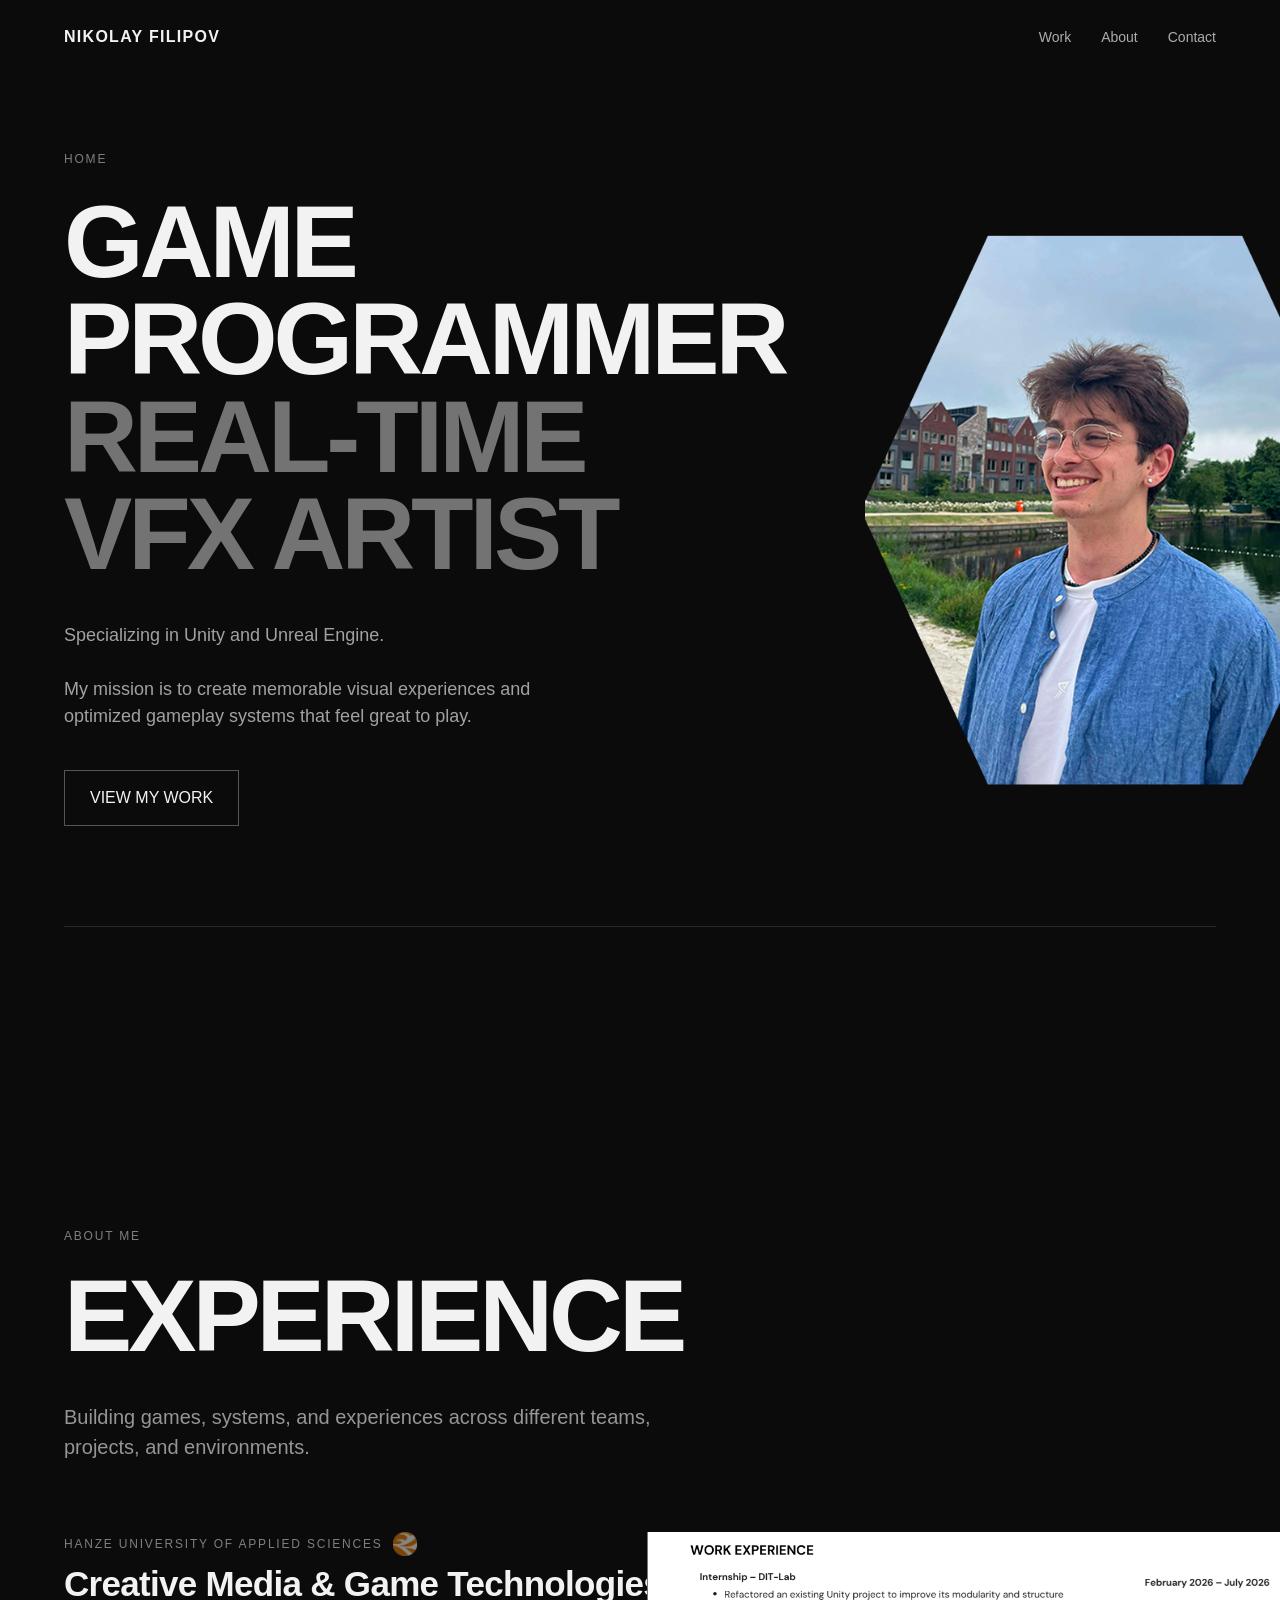
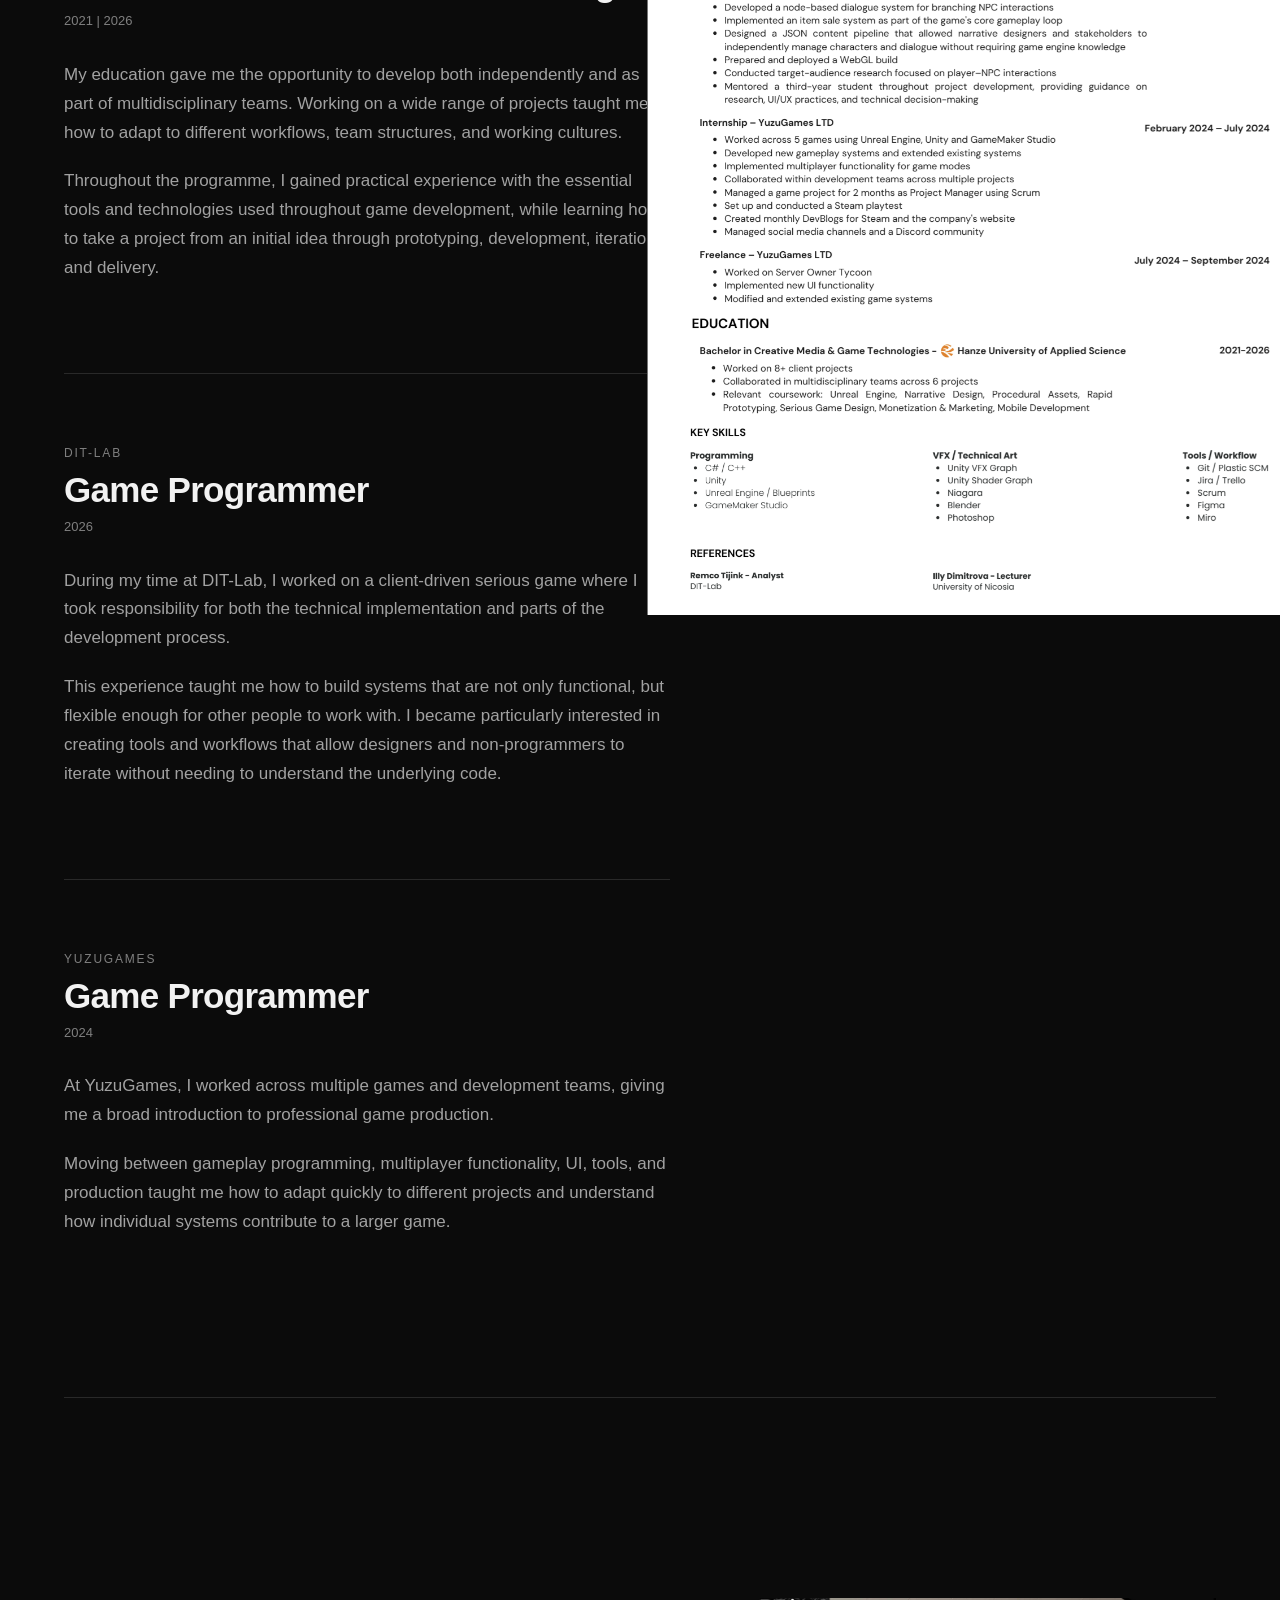
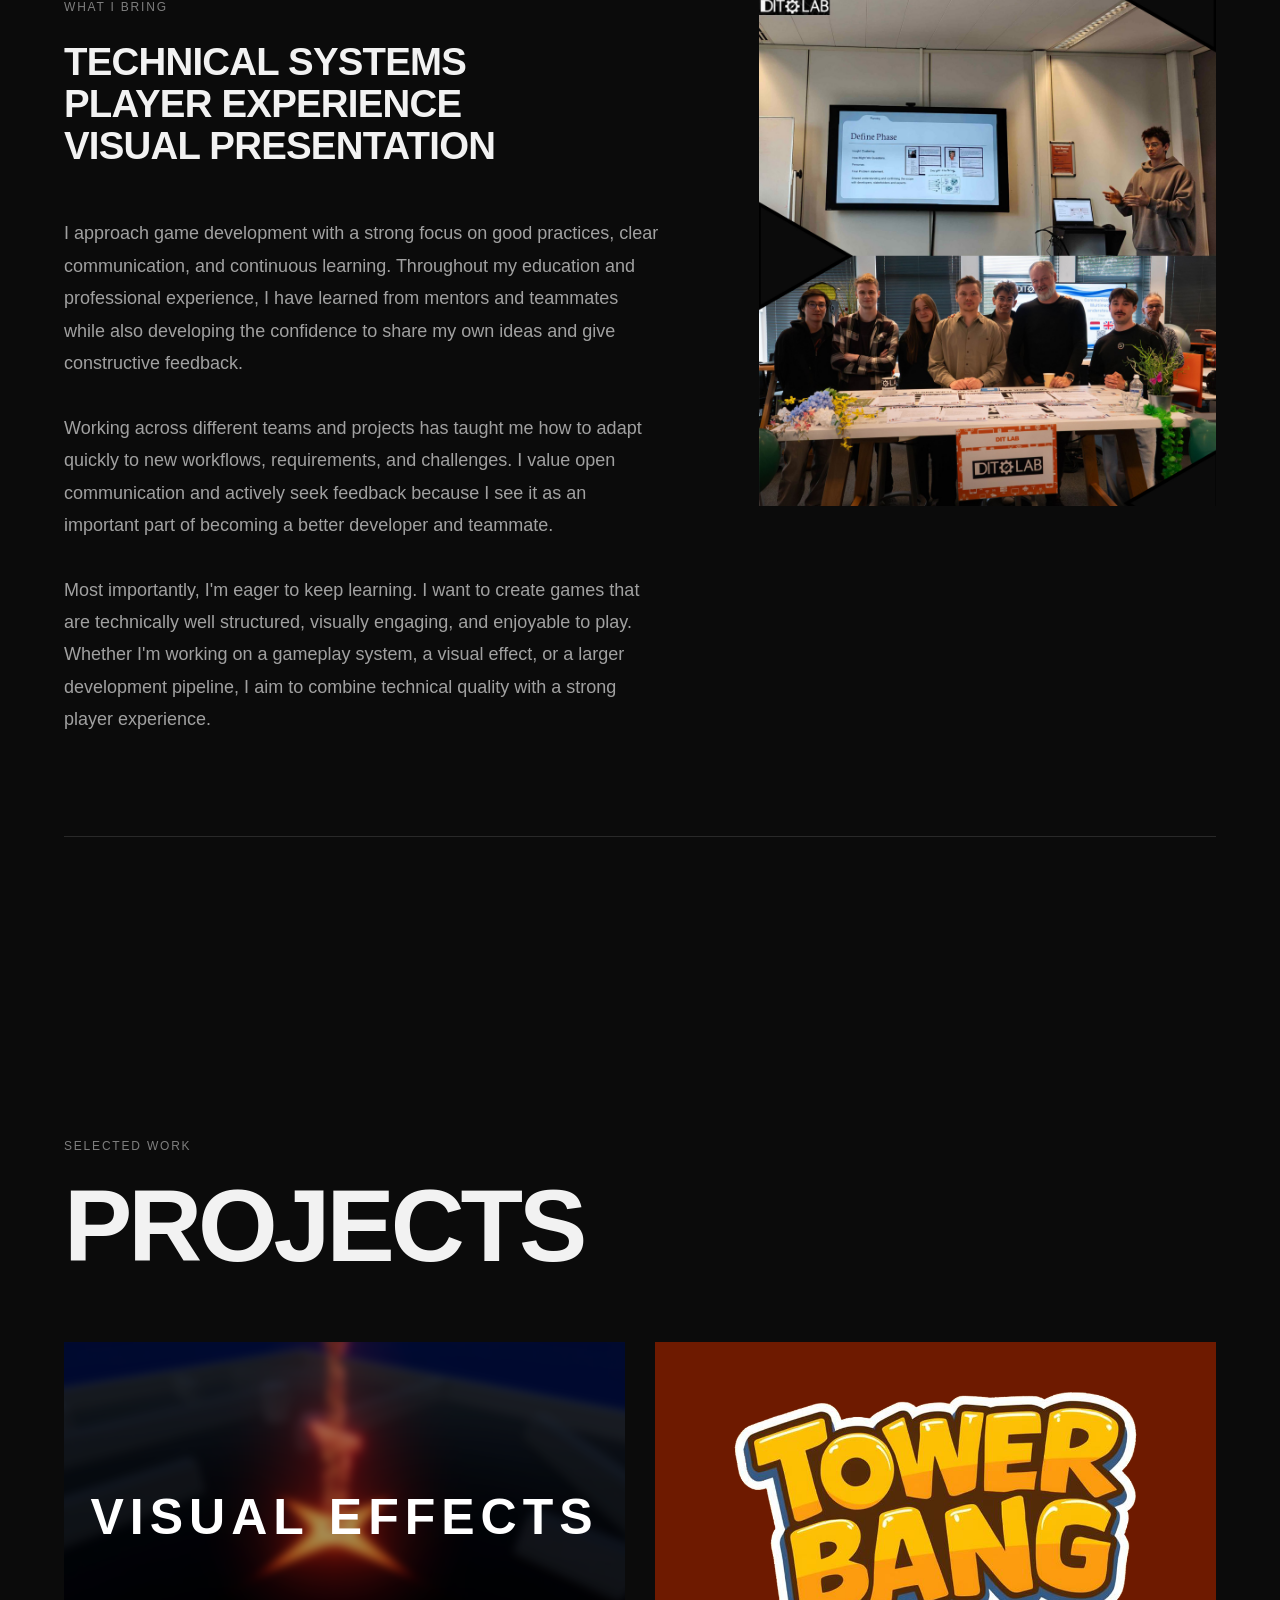
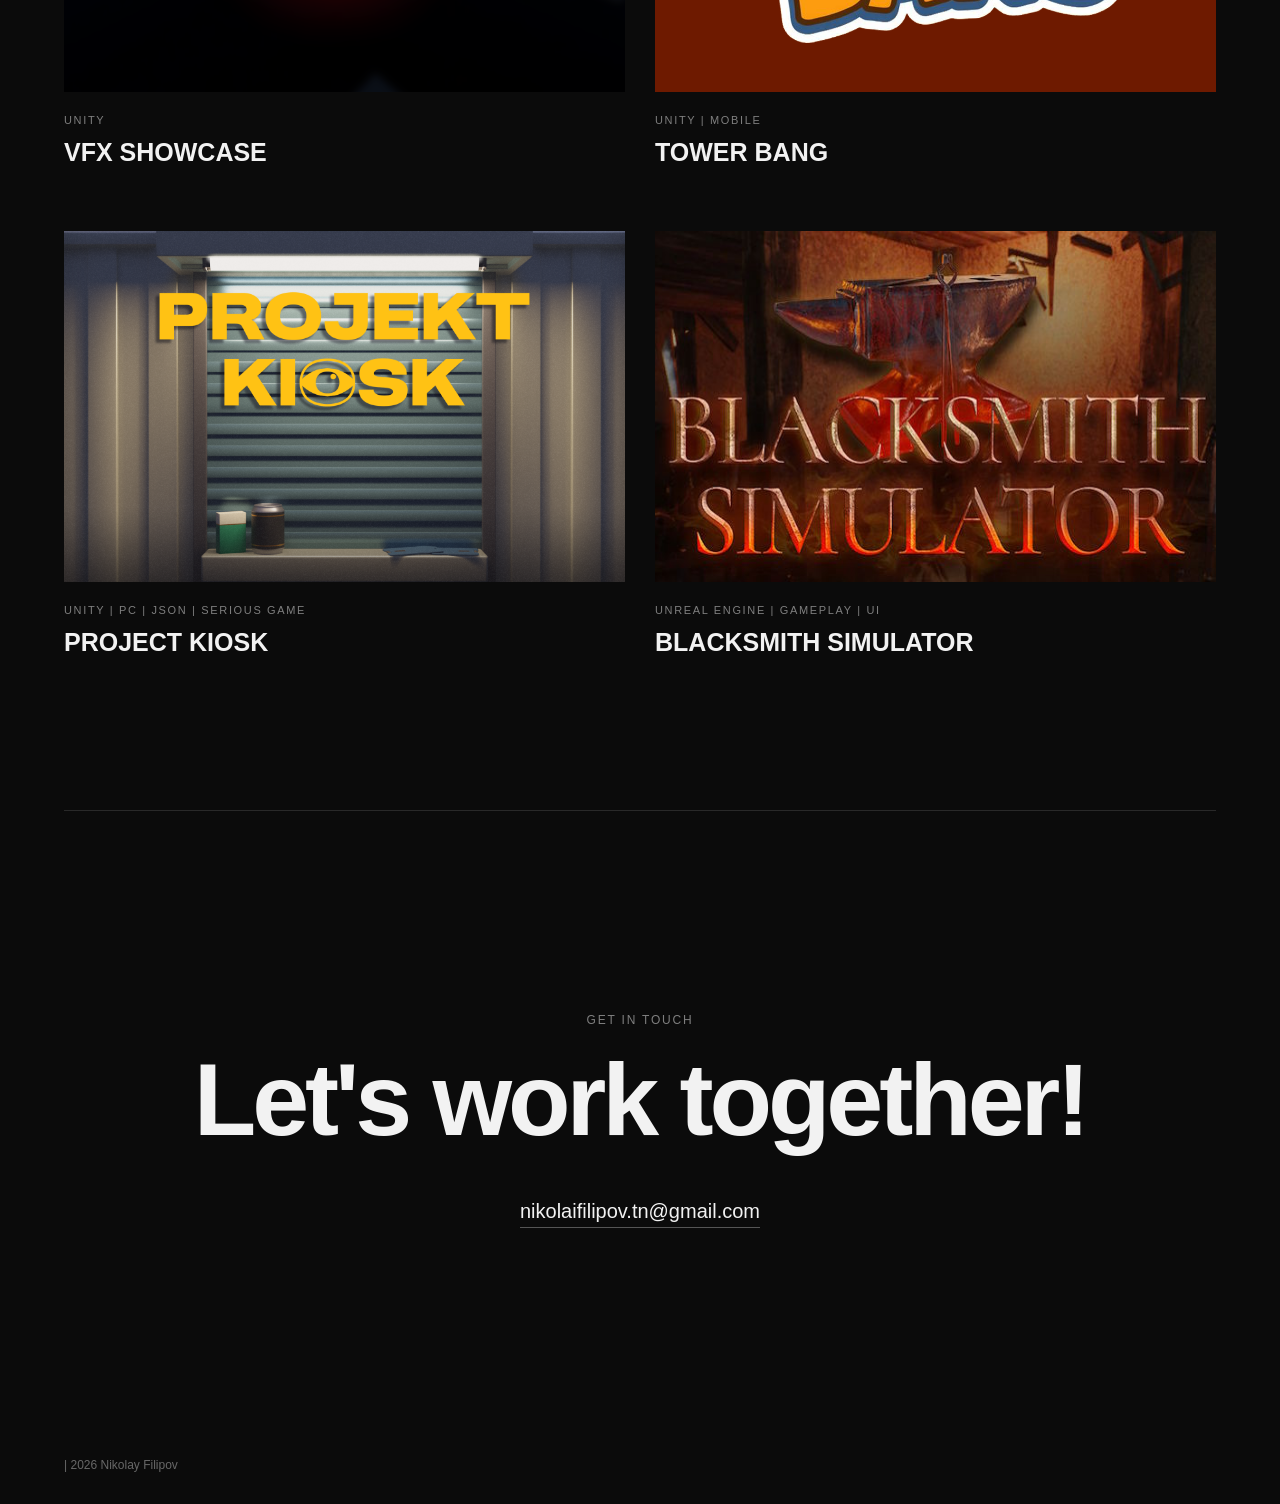
<file: index.html>
<!DOCTYPE html>
<html lang="en">

<head>
    <meta charset="UTF-8">
    <meta name="viewport" content="width=device-width, initial-scale=1.0">

    <title>Nikolay Filipov | Game Programmer & VFX Artist</title>

    <link rel="stylesheet" href="style.css">
</head>

<body>

    <header class="navbar">

        <a href="#" class="logo index-logo">
            <span class="logo-text">NIKOLAY FILIPOV</span>
            <span class="logo-arrow">↑</span>
        </a>

        <nav>
            <a href="#work">Work</a>
            <a href="#about">About</a>
            <a href="#contact">Contact</a>
        </nav>

    </header>


    <main>

        <section class="hero">

    <div class="hero-content">

        <p class="eyebrow">
            HOME
        </p>

        <div class="hero-main">

            <div class="hero-text">

                <h1>
                    GAME PROGRAMMER
                    <span>REAL-TIME VFX ARTIST</span>
                </h1>

                <p class="hero-description">
                    Specializing in Unity and Unreal Engine.
                    <br><br>
                    My mission is to create memorable visual experiences
                    and optimized gameplay systems that feel great to play.
                </p>

                <a href="#work" class="button">
                    VIEW MY WORK
                </a>

            </div>


            <div class="hero-photo">

                <img
                    src="Assets/Images/profile.png"
                    alt="Nikolay Filipov"
                >

            </div>

        </div>

    </div>

</section>



</section>

      <section id="about" class="experience">

    <div class="section-heading">

        <p class="eyebrow">
            ABOUT ME
        </p>

        <h2>
            EXPERIENCE
        </h2>

        <p class="experience-intro">
            Building games, systems, and experiences across
            different teams, projects, and environments.
        </p>

    </div>


    <div class="experience-content">


        <!-- EXPERIENCE -->

        <div class="experience-list">


            <!-- HANZE UNIVERSITY -->

            <div class="experience-item">

                <div class="experience-role university-role">

                    <span>
                        HANZE UNIVERSITY OF APPLIED SCIENCES
                    </span>

                    <img
                        src="Assets/Images/hanze-logo.png"
                        alt="Hanze University of Applied Sciences logo"
                    >

                </div>

                <h3>
                    Creative Media & Game Technologies
                </h3>

                <p class="experience-date">
                    2021 | 2026
                </p>

                <p class="experience-description">
                    My education gave me the opportunity to develop
                    both independently and as part of
                    multidisciplinary teams. Working on a wide
                    range of projects taught me how to adapt to
                    different workflows, team structures, and
                    working cultures.
                </p>

                <p class="experience-description">
                    Throughout the programme, I gained practical
                    experience with the essential tools and
                    technologies used throughout game development,
                    while learning how to take a project from an
                    initial idea through prototyping, development,
                    iteration, and delivery.
                </p>

            </div>


            <!-- DIT-LAB -->

            <div class="experience-item">

                <p class="experience-role">
                    DIT-LAB
                </p>

                <h3>
                    Game Programmer
                </h3>

                <p class="experience-date">
                    2026
                </p>

                <p class="experience-description">
                    During my time at DIT-Lab, I worked on a
                    client-driven serious game where I took
                    responsibility for both the technical
                    implementation and parts of the development
                    process.
                </p>

                <p class="experience-description">
                    This experience taught me how to build systems
                    that are not only functional, but flexible
                    enough for other people to work with. I became
                    particularly interested in creating tools and
                    workflows that allow designers and
                    non-programmers to iterate without needing to
                    understand the underlying code.
                </p>

            </div>


            <!-- YUZUGAMES -->

           <div class="experience-item no-separator">

                <p class="experience-role">
                    YUZUGAMES
                </p>

                <h3>
                    Game Programmer
                </h3>

                <p class="experience-date">
                    2024
                </p>

                <p class="experience-description">
                    At YuzuGames, I worked across multiple games
                    and development teams, giving me a broad
                    introduction to professional game production.
                </p>

                <p class="experience-description">
                    Moving between gameplay programming,
                    multiplayer functionality, UI, tools, and
                    production taught me how to adapt quickly to
                    different projects and understand how individual
                    systems contribute to a larger game.
                </p>

            </div>


        </div>


        <!-- EXPERIENCE IMAGE -->

        <div class="experience-image">

            <img
                src="Assets/Images/experience.png"
                alt="Nikolay Filipov"
            >

        </div>

    </div>


  <!-- WHAT I BRING -->

<div class="experience-values">

    <div class="values-content">

        <p class="eyebrow">
            WHAT I BRING
        </p>

        <h3>
            TECHNICAL SYSTEMS
            <br>
            PLAYER EXPERIENCE
            <br>
            VISUAL PRESENTATION
        </h3>

        <p>
            I approach game development with a strong focus on good
            practices, clear communication, and continuous learning.
            Throughout my education and professional experience, I
            have learned from mentors and teammates while also
            developing the confidence to share my own ideas and give
            constructive feedback.

            <br><br>

            Working across different teams and projects has taught me
            how to adapt quickly to new workflows, requirements, and
            challenges. I value open communication and actively seek
            feedback because I see it as an important part of becoming
            a better developer and teammate.

            <br><br>

            Most importantly, I'm eager to keep learning. I want to
            create games that are technically well structured,
            visually engaging, and enjoyable to play. Whether I'm
            working on a gameplay system, a visual effect, or a larger
            development pipeline, I aim to combine technical quality
            with a strong player experience.
        </p>

    </div>


    <div class="values-image">

        <img
            src="Assets/Images/values-image.jpg"
            alt="Game development work"
        >
    </div>

</div>

</section>

</section>

</section>


        <section id="work" class="work">

            <div class="section-heading">
                <p class="eyebrow">SELECTED WORK</p>

                <h2>
                    PROJECTS
                </h2>
            </div>


            <div class="project-grid">

                <a href="vfx.html" class="project-card vfx-card">

                    <div class="project-image">

                        <img src="Assets/Images/vfx-showcase.png"
                             alt="VFX showcase">

                        <div class="vfx-overlay">
                            <span>VISUAL EFFECTS</span>
                        </div>

                    </div>

                    <div class="project-info">

                        <p>UNITY</p>

                        <h3>VFX SHOWCASE</h3>

                    </div>

                </a>

                <a href="tower-bang.html" class="project-card">

                    <div class="project-image">
                        <img src="Assets/Images/tower-bang.png"
                             alt="Tower Bang gameplay">
                    </div>

                    <div class="project-info">

                        <p>UNITY | MOBILE</p>

                        <h3>
                            TOWER BANG
                        </h3>

                    </div>

                </a>

                <a href="project-kiosk.html" class="project-card">

                    <div class="project-image">
                        <img src="Assets/Images/project-kiosk.png"
                             alt="Project Kiosk Gameplay">
                    </div>

                    <div class="project-info">

                        <p>UNITY | PC | JSON | SERIOUS GAME</p>

                        <h3>
                            PROJECT KIOSK
                        </h3>

                    </div>

                </a>


                <a href="blacksmith-sim.html" class="project-card">

                    <div class="project-image">
                        <img src="Assets/Images/blacksmith-simulator.jpg"
                             alt="Blacksmith Simulator Gameplay"
                             style="object-fit: fill; object-position: center;"
                             >
                    </div>

                    <div class="project-info">

                        <p>UNREAL ENGINE | GAMEPLAY | UI</p>

                        <h3>
                            BLACKSMITH SIMULATOR
                        </h3>

                    </div>

                </a>

            </div>

        </section>


        <section id="contact" class="contact">

            <p class="eyebrow">GET IN TOUCH</p>

            <h2>
                Let's work together!
            </h2>

            <a href="mailto:nikolaifilipov.tn@gmail.com">
                nikolaifilipov.tn@gmail.com
            </a>

        </section>

    </main>


    <footer>

        <p>
            | 2026 Nikolay Filipov
        </p>

    </footer>


    <script src="script.js"></script>

</body>

</html>
</file>
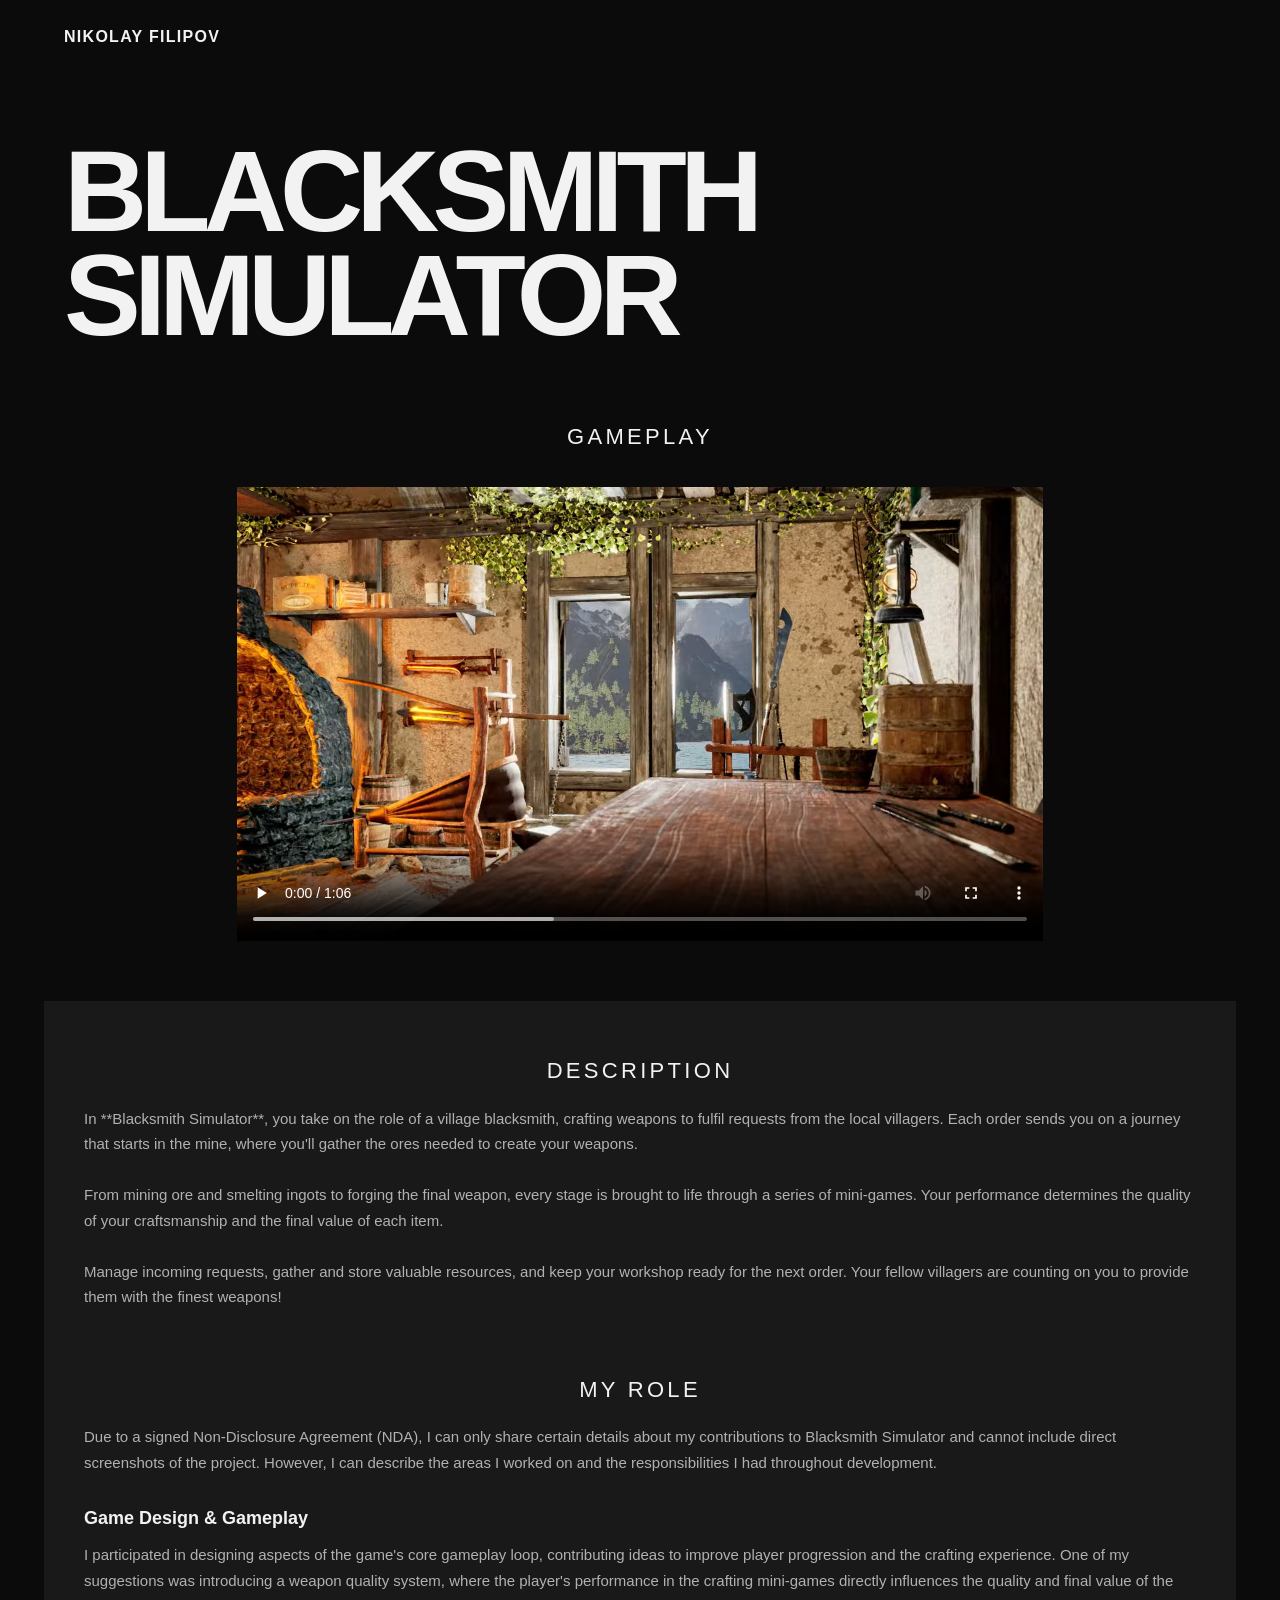
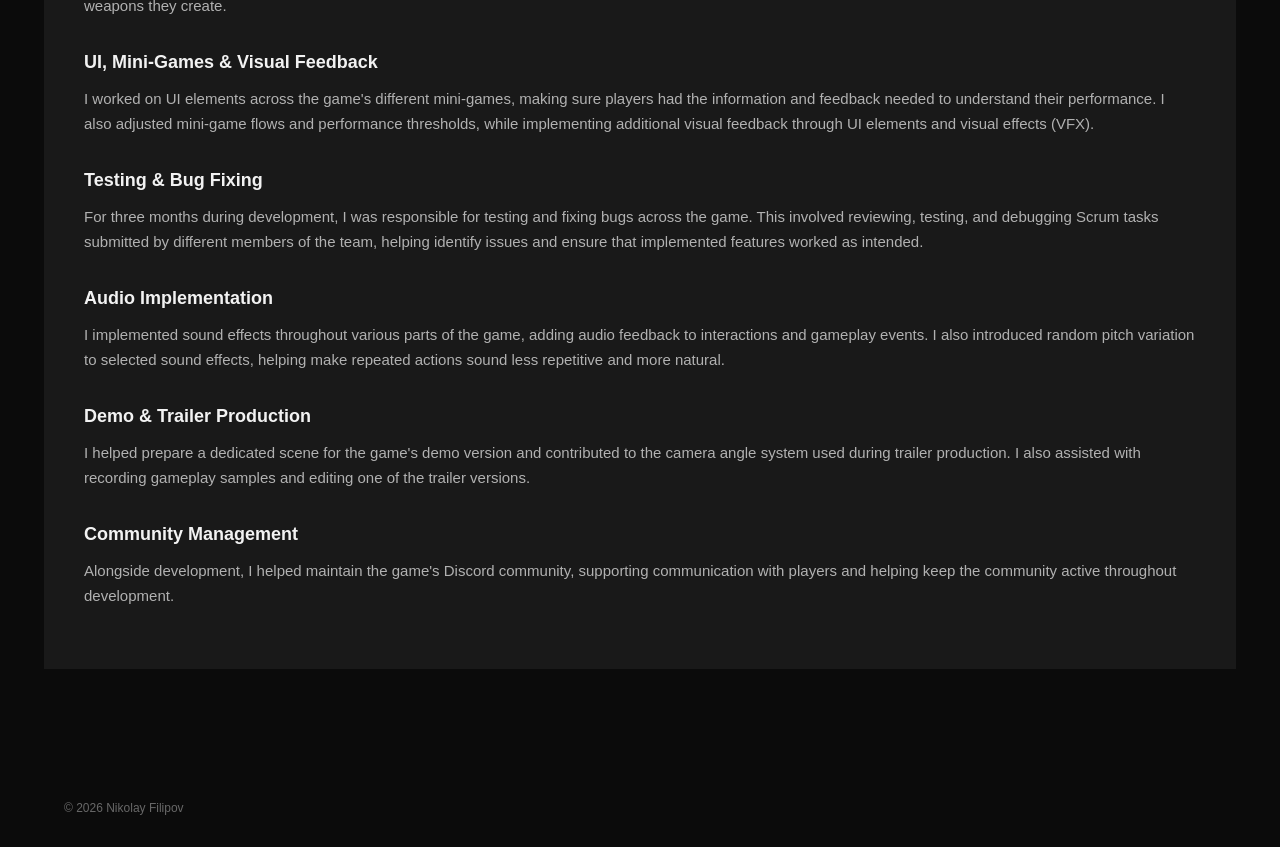
<file: blacksmith-sim.html>
<!DOCTYPE html>
<html lang="en">

<head>
    <meta charset="UTF-8">
    <meta name="viewport" content="width=device-width, initial-scale=1.0">

    <title>Nikolay Filipov | Tower Bang</title>

    <link rel="stylesheet" href="style.css">
    <link rel="stylesheet" href="project-style.css">
</head>

<body>

    <!-- NAVBAR -->
    <header class="navbar">
        <a href="index.html" class="logo">
            <span class="logo-text">NIKOLAY FILIPOV</span>
            <span class="logo-arrow">←</span>
        </a>
    </header>




    <main class="project-page">

        <!-- PROJECT TITLE -->
        <section class="project-heading">
            <h1>Blacksmith Simulator</h1>
        </section>

        <!-- SECTION SUBTITLE -->
        <section class="project-subheading">
            <h2>Gameplay</h2>
        </section>

        <!-- GAMEPLAY PLAYER -->
        <section class="project-featured">
            <div class="project-player">
                <video id="projectVideo" controls playsinline preload="metadata">
                    <source src="Assets/blacksmith/gameplay.mp4" type="video/mp4">
                    Your browser does not support video playback.
                </video>
            </div>
        </section>


        <!-- PROJECT INFORMATION PANEL -->
        <section class="project-description">

            <div class="project-description-content">

                <!-- DESCRIPTION -->
                <section class="project-info-section">

                    <h2>Description</h2>

                    <p>
                        In **Blacksmith Simulator**, you take on the role of a village blacksmith, crafting weapons to fulfil requests from the local villagers. Each order sends you on a journey that starts in the mine, where you'll gather the ores needed to create your weapons.
                        <br />
                        <br />
                        From mining ore and smelting ingots to forging the final weapon, every stage is brought to life through a series of mini-games. Your performance determines the quality of your craftsmanship and the final value of each item.
                        <br />
                        <br />
                        Manage incoming requests, gather and store valuable resources, and keep your workshop ready for the next order. Your fellow villagers are counting on you to provide them with the finest weapons!
                        <br />
                    </p>

                </section>



                <!-- MY ROLE -->
                <section class="project-info-section">

                    <h2>My Role</h2>

                    <p>
                        Due to a signed Non-Disclosure Agreement (NDA), I can only share
                        certain details about my contributions to Blacksmith Simulator
                        and cannot include direct screenshots of the project. However,
                        I can describe the areas I worked on and the responsibilities
                        I had throughout development.
                    </p>

                    <h3 class="project-role-subheading">
                        Game Design & Gameplay
                    </h3>

                    <p>
                        I participated in designing aspects of the game's core gameplay
                        loop, contributing ideas to improve player progression and the
                        crafting experience. One of my suggestions was introducing a
                        weapon quality system, where the player's performance in the
                        crafting mini-games directly influences the quality and final
                        value of the weapons they create.
                    </p>

                    <h3 class="project-role-subheading">
                        UI, Mini-Games & Visual Feedback
                    </h3>

                    <p>
                        I worked on UI elements across the game's different mini-games,
                        making sure players had the information and feedback needed to
                        understand their performance. I also adjusted mini-game flows
                        and performance thresholds, while implementing additional
                        visual feedback through UI elements and visual effects (VFX).
                    </p>

                    <h3 class="project-role-subheading">
                        Testing & Bug Fixing
                    </h3>

                    <p>
                        For three months during development, I was responsible for
                        testing and fixing bugs across the game. This involved reviewing,
                        testing, and debugging Scrum tasks submitted by different
                        members of the team, helping identify issues and ensure that
                        implemented features worked as intended.
                    </p>

                    <h3 class="project-role-subheading">
                        Audio Implementation
                    </h3>

                    <p>
                        I implemented sound effects throughout various parts of the
                        game, adding audio feedback to interactions and gameplay events.
                        I also introduced random pitch variation to selected sound
                        effects, helping make repeated actions sound less repetitive
                        and more natural.
                    </p>

                    <h3 class="project-role-subheading">
                        Demo & Trailer Production
                    </h3>

                    <p>
                        I helped prepare a dedicated scene for the game's demo version
                        and contributed to the camera angle system used during trailer
                        production. I also assisted with recording gameplay samples
                        and editing one of the trailer versions.
                    </p>

                    <h3 class="project-role-subheading">
                        Community Management
                    </h3>

                    <p>
                        Alongside development, I helped maintain the game's Discord
                        community, supporting communication with players and helping
                        keep the community active throughout development.
                    </p>

                </section>


            </div>

        </section>


    </main>




    <!-- FOOTER -->
    <footer>
        <p>© 2026 Nikolay Filipov</p>
    </footer>
    <script src="script.js"></script>
</body>
</html>
</file>
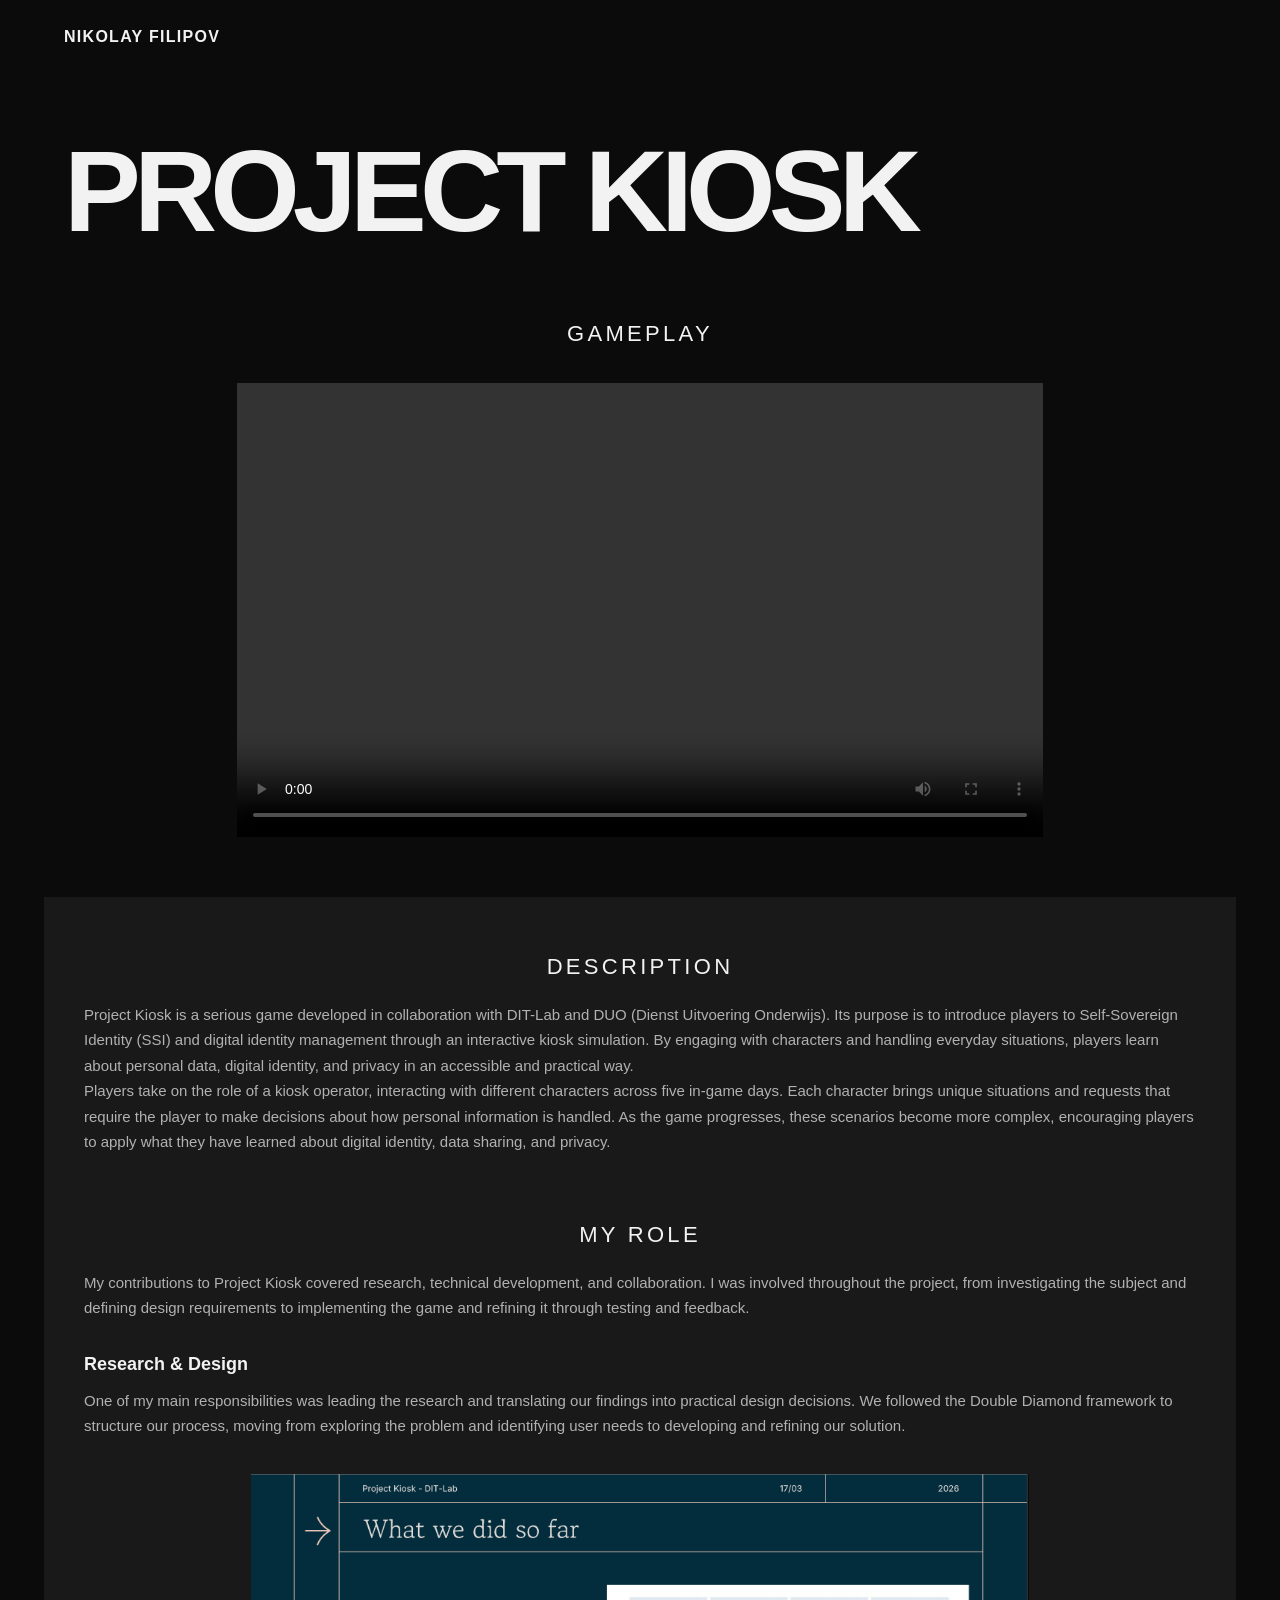
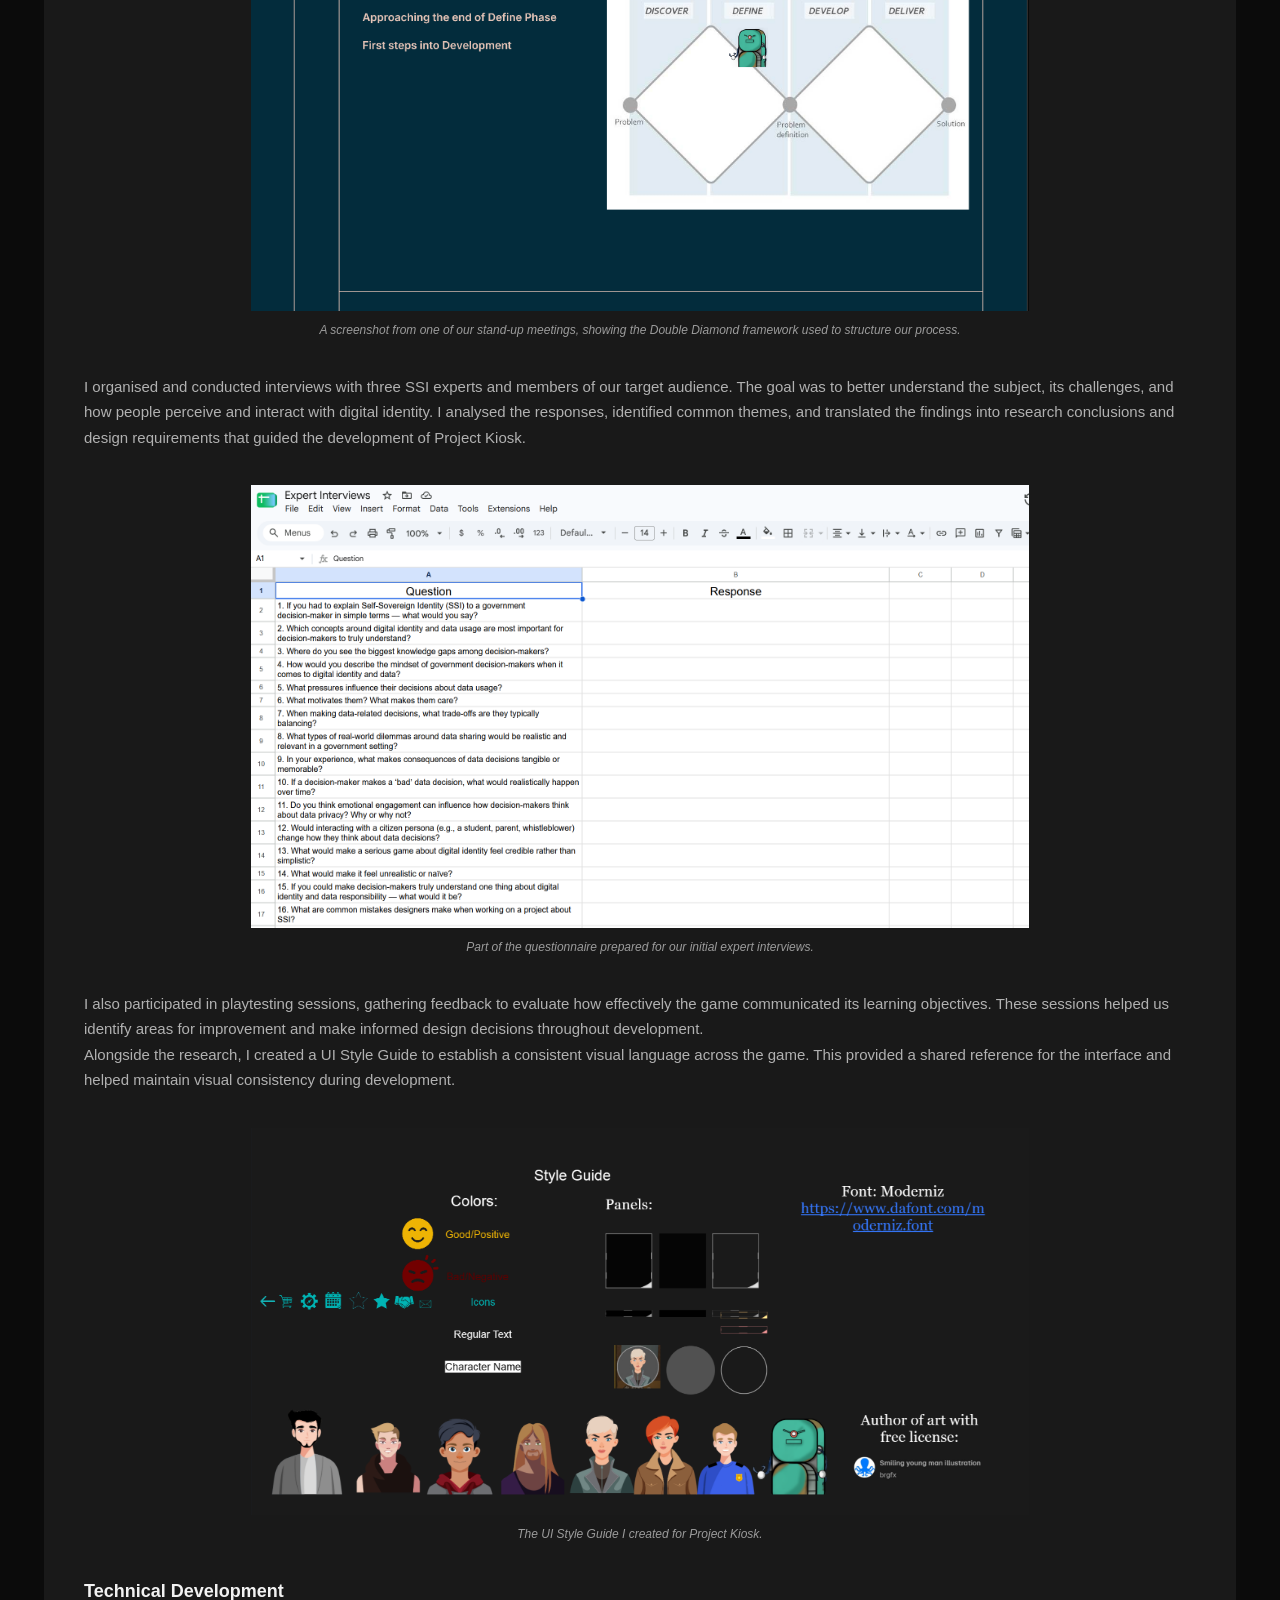
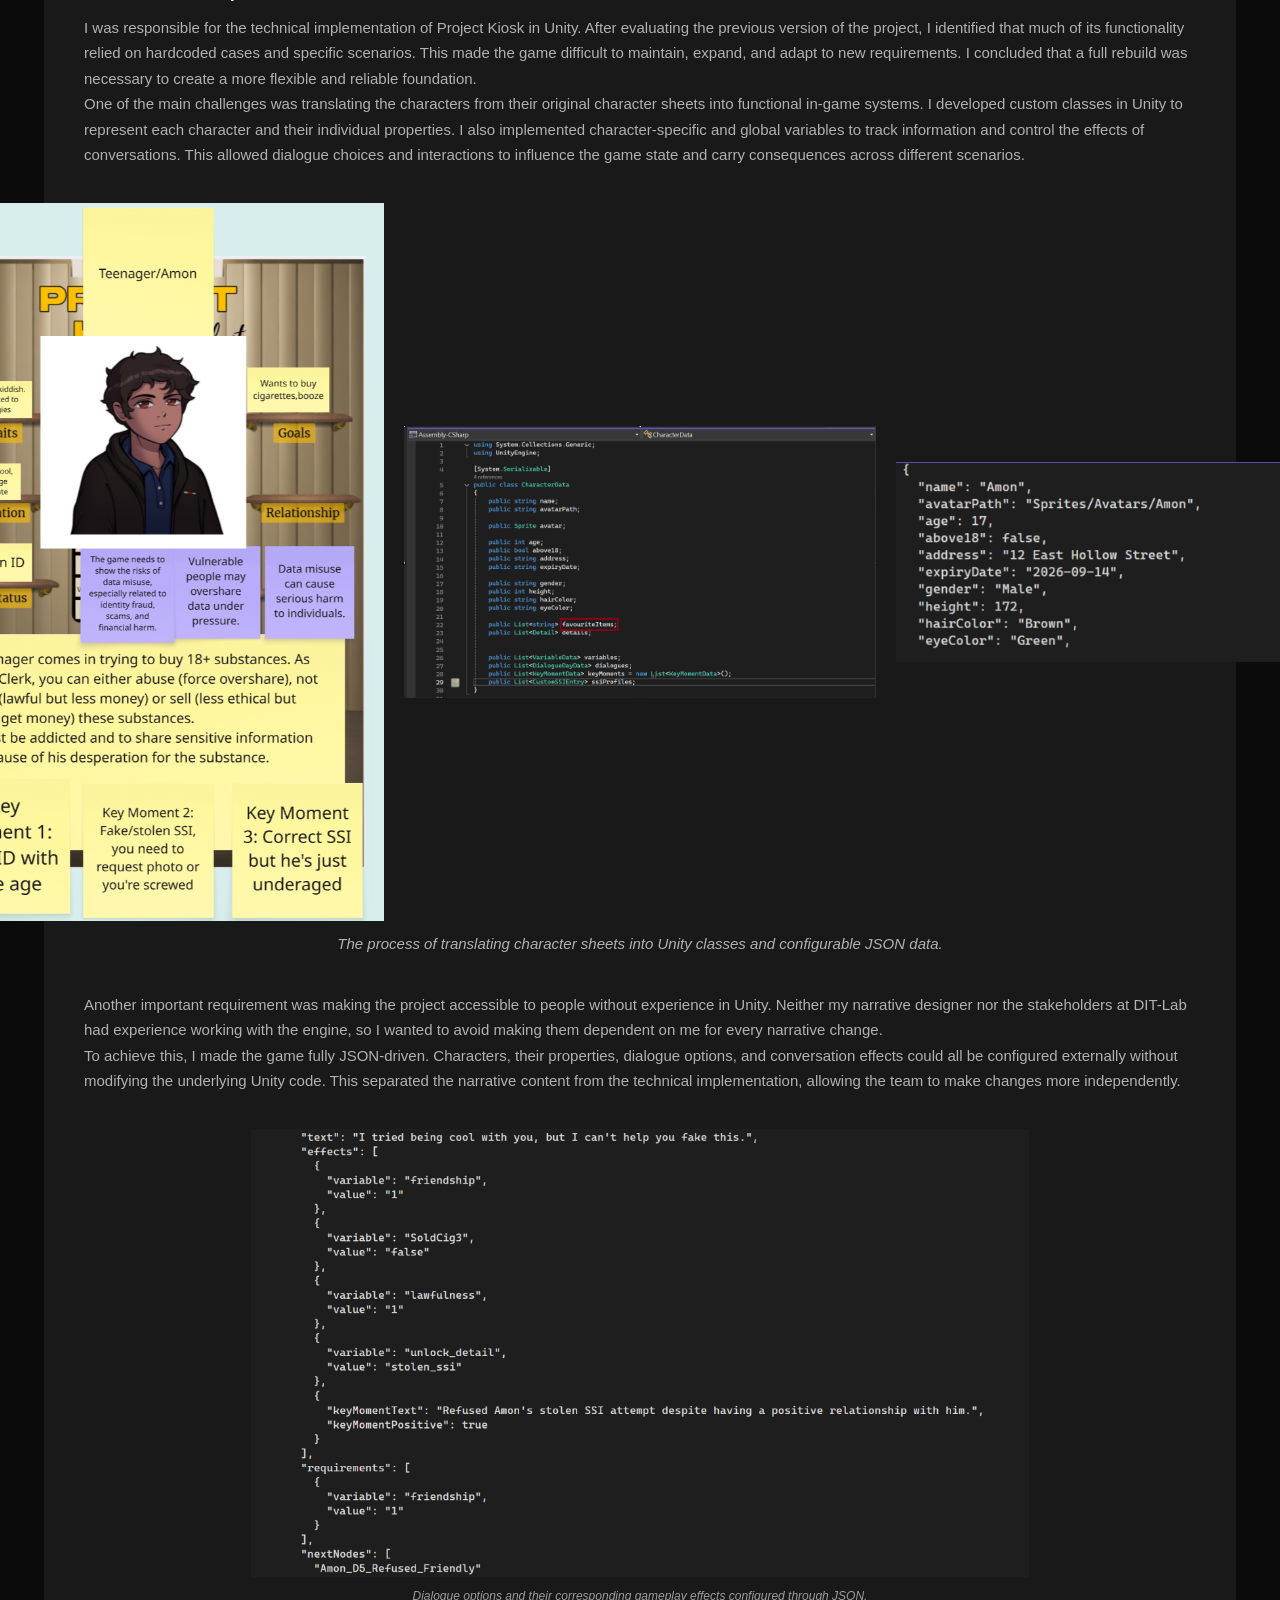
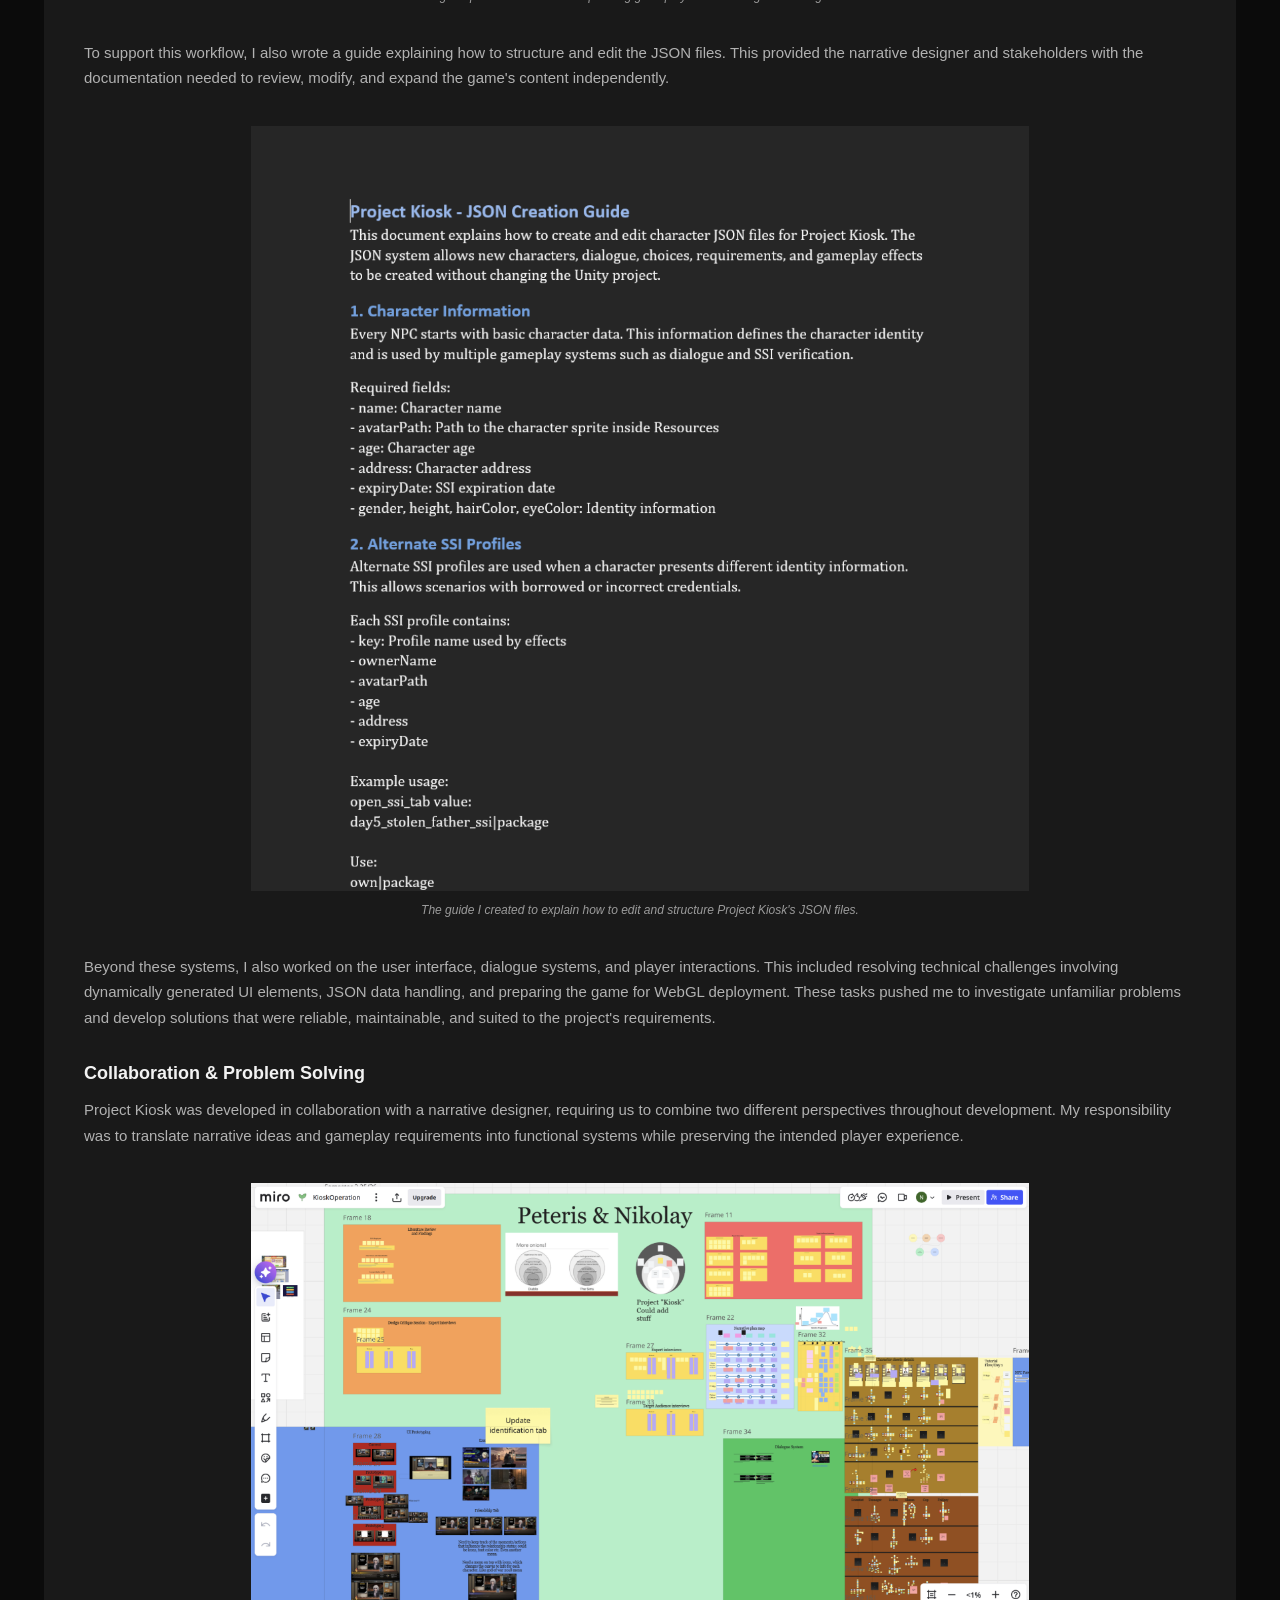
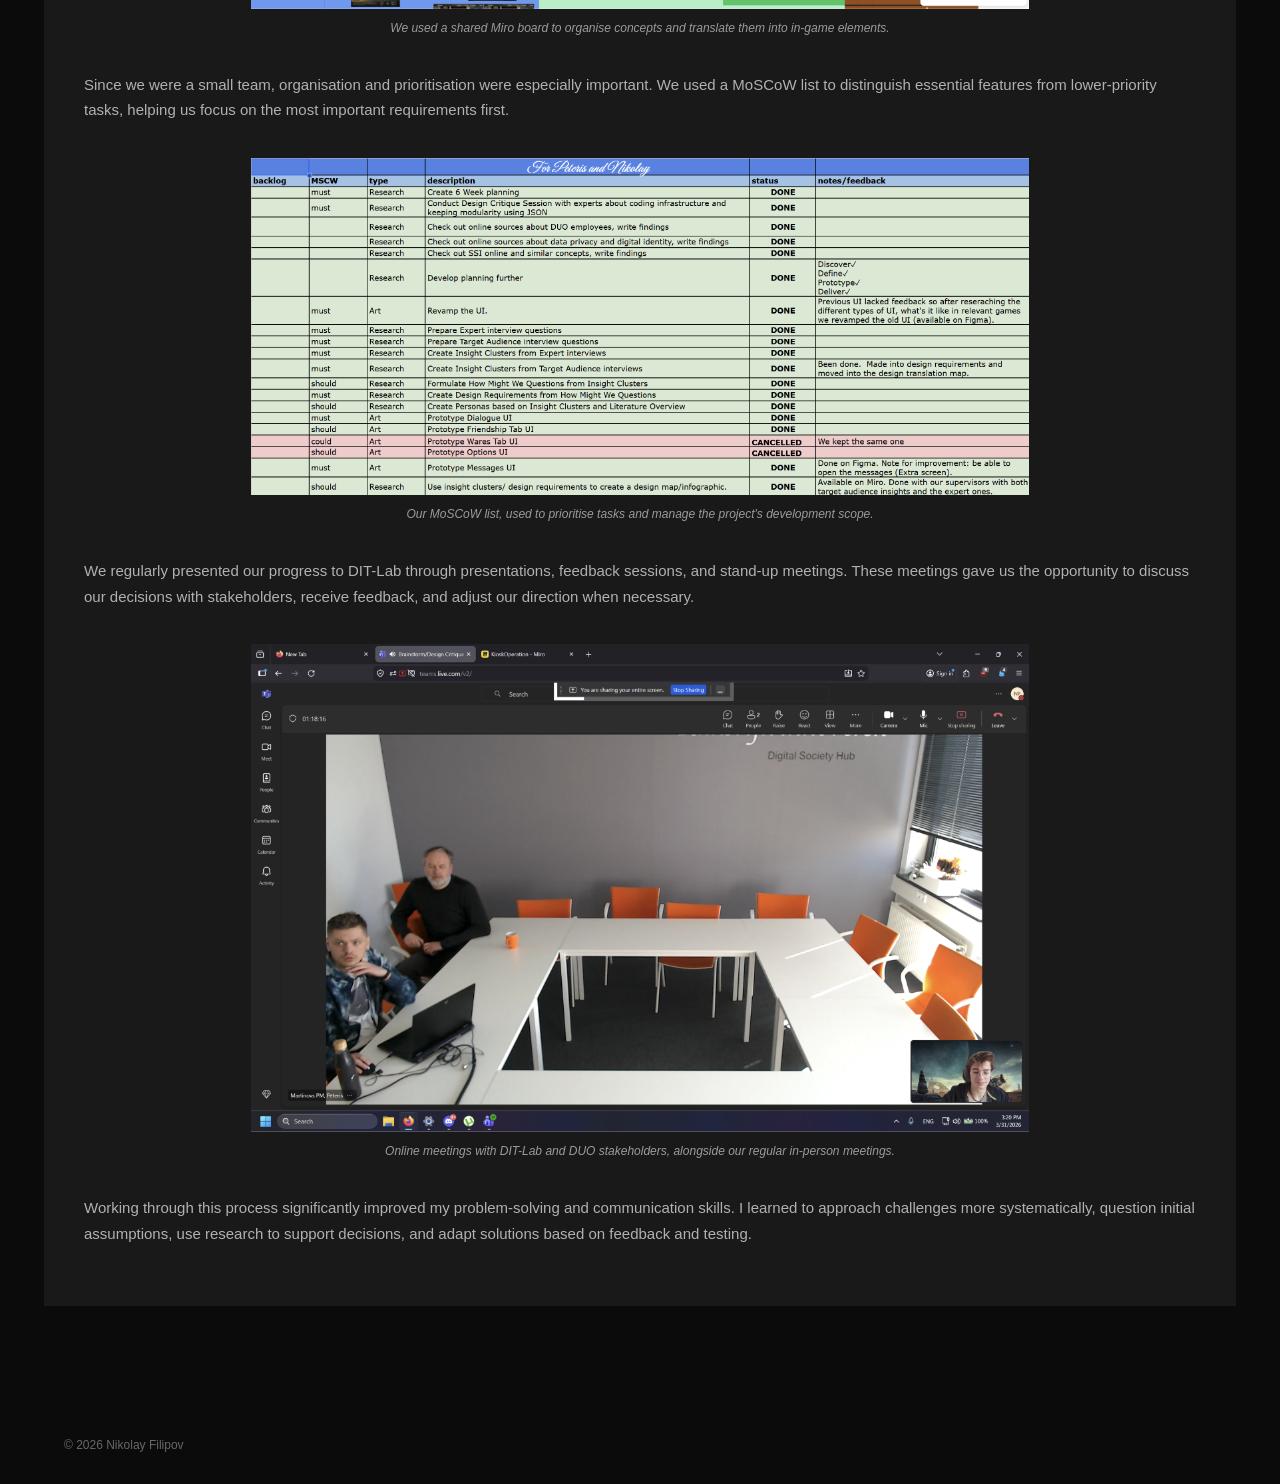
<file: project-kiosk.html>
<!DOCTYPE html>
<html lang="en">

<head>
    <meta charset="UTF-8">
    <meta name="viewport" content="width=device-width, initial-scale=1.0">

    <title>Nikolay Filipov | Project Kiosk</title>

    <link rel="stylesheet" href="style.css">
    <link rel="stylesheet" href="project-style.css">
</head>

<body>
    <header class="navbar">
        <a href="index.html" class="logo">
            <span class="logo-text">NIKOLAY FILIPOV</span>
            <span class="logo-arrow">←</span>
        </a>
    </header>




    <main class="project-page">

        <!-- PROJECT TITLE -->
        <section class="project-heading">
            <h1>Project Kiosk</h1>
        </section>

        <!-- SECTION SUBTITLE -->
        <section class="project-subheading">
            <h2>Gameplay</h2>
        </section>

        <!-- GAMEPLAY PLAYER -->
        <section class="project-featured">
            <div class="project-player">
                <video id="projectVideo" controls playsinline preload="metadata">
                    <source src="Assets/project-kiosk/Kiosk-Gameplay.mp4" type="video/mp4">
                    Your browser does not support video playback.
                </video>
            </div>
        </section>


        <!-- PROJECT INFORMATION PANEL -->
        <section class="project-description">

            <div class="project-description-content">

                <!-- DESCRIPTION -->

                <section class="project-info-section">

                    <h2>Description</h2>

                    <p>
                        Project Kiosk is a serious game developed in collaboration with
                        DIT-Lab and DUO (Dienst Uitvoering Onderwijs). Its purpose is to
                        introduce players to Self-Sovereign Identity (SSI) and digital
                        identity management through an interactive kiosk simulation.
                        By engaging with characters and handling everyday situations,
                        players learn about personal data, digital identity, and privacy
                        in an accessible and practical way.
                    </p>

                    <p>
                        Players take on the role of a kiosk operator, interacting with
                        different characters across five in-game days. Each character
                        brings unique situations and requests that require the player
                        to make decisions about how personal information is handled.
                        As the game progresses, these scenarios become more complex,
                        encouraging players to apply what they have learned about
                        digital identity, data sharing, and privacy.
                    </p>

                </section>




                <section class="project-info-section">

                    <h2>My Role</h2>

                    <p>
                        My contributions to Project Kiosk covered research, technical
                        development, and collaboration. I was involved throughout the
                        project, from investigating the subject and defining design
                        requirements to implementing the game and refining it through
                        testing and feedback.
                    </p>


                    <!-- RESEARCH & DESIGN -->

                    <h3 class="project-role-subheading">
                        Research & Design
                    </h3>

                    <p>
                        One of my main responsibilities was leading the research and
                        translating our findings into practical design decisions.
                        We followed the Double Diamond framework to structure our
                        process, moving from exploring the problem and identifying
                        user needs to developing and refining our solution.
                    </p>

                    <figure class="project-inline-image">
                        <img src="Assets/project-kiosk/double-diamond.png"
                             alt="Double Diamond framework">
                        <figcaption>
                            A screenshot from one of our stand-up meetings, showing
                            the Double Diamond framework used to structure our process.
                        </figcaption>
                    </figure>

                    <p>
                        I organised and conducted interviews with three SSI experts
                        and members of our target audience. The goal was to better
                        understand the subject, its challenges, and how people
                        perceive and interact with digital identity. I analysed the
                        responses, identified common themes, and translated the
                        findings into research conclusions and design requirements
                        that guided the development of Project Kiosk.
                    </p>

                    <figure class="project-inline-image">
                        <img src="Assets/project-kiosk/expert-interviews.png"
                             alt="Expert interview questionnaire">
                        <figcaption>
                            Part of the questionnaire prepared for our initial expert interviews.
                        </figcaption>
                    </figure>

                    <p>
                        I also participated in playtesting sessions, gathering
                        feedback to evaluate how effectively the game communicated
                        its learning objectives. These sessions helped us identify
                        areas for improvement and make informed design decisions
                        throughout development.
                    </p>

                    <p>
                        Alongside the research, I created a UI Style Guide to establish
                        a consistent visual language across the game. This provided
                        a shared reference for the interface and helped maintain
                        visual consistency during development.
                    </p>

                    <figure class="project-inline-image">
                        <img src="Assets/project-kiosk/style-guide.png"
                             alt="Project Kiosk UI Style Guide">
                        <figcaption>
                            The UI Style Guide I created for Project Kiosk.
                        </figcaption>
                    </figure>


                    <!-- TECHNICAL DEVELOPMENT -->

                    <h3 class="project-role-subheading">
                        Technical Development
                    </h3>

                    <p>
                        I was responsible for the technical implementation of
                        Project Kiosk in Unity. After evaluating the previous
                        version of the project, I identified that much of its
                        functionality relied on hardcoded cases and specific
                        scenarios. This made the game difficult to maintain,
                        expand, and adapt to new requirements. I concluded that
                        a full rebuild was necessary to create a more flexible
                        and reliable foundation.
                    </p>

                    <p>
                        One of the main challenges was translating the characters
                        from their original character sheets into functional
                        in-game systems. I developed custom classes in Unity to
                        represent each character and their individual properties.
                        I also implemented character-specific and global variables
                        to track information and control the effects of conversations.
                        This allowed dialogue choices and interactions to influence
                        the game state and carry consequences across different scenarios.
                    </p>

                    <div class="project-image-group">

                        <div class="project-image-group-items">
                            <img src="Assets/project-kiosk/character-sheet.png"
                                 alt="Original character sheet">

                            <img src="Assets/project-kiosk/character-data.png"
                                 alt="Character data represented in Unity">

                            <img src="Assets/project-kiosk/character-data-json.png"
                                 alt="Character data stored in JSON">
                        </div>

                        <p class="project-image-caption">
                            The process of translating character sheets into Unity
                            classes and configurable JSON data.
                        </p>

                    </div>

                    <p>
                        Another important requirement was making the project
                        accessible to people without experience in Unity. Neither
                        my narrative designer nor the stakeholders at DIT-Lab had
                        experience working with the engine, so I wanted to avoid
                        making them dependent on me for every narrative change.
                    </p>

                    <p>
                        To achieve this, I made the game fully JSON-driven.
                        Characters, their properties, dialogue options, and
                        conversation effects could all be configured externally
                        without modifying the underlying Unity code. This separated
                        the narrative content from the technical implementation,
                        allowing the team to make changes more independently.
                    </p>

                    <figure class="project-inline-image">
                        <img src="Assets/project-kiosk/dialogue-data.png"
                             alt="Dialogue data stored in JSON">
                        <figcaption>
                            Dialogue options and their corresponding gameplay effects
                            configured through JSON.
                        </figcaption>
                    </figure>

                    <p>
                        To support this workflow, I also wrote a guide explaining
                        how to structure and edit the JSON files. This provided
                        the narrative designer and stakeholders with the
                        documentation needed to review, modify, and expand the
                        game's content independently.
                    </p>

                    <figure class="project-inline-image">
                        <img src="Assets/project-kiosk/json-guide.png"
                             alt="JSON editing guide">
                        <figcaption>
                            The guide I created to explain how to edit and structure
                            Project Kiosk's JSON files.
                        </figcaption>
                    </figure>

                    <p>
                        Beyond these systems, I also worked on the user interface,
                        dialogue systems, and player interactions. This included
                        resolving technical challenges involving dynamically
                        generated UI elements, JSON data handling, and preparing
                        the game for WebGL deployment. These tasks pushed me to
                        investigate unfamiliar problems and develop solutions
                        that were reliable, maintainable, and suited to the
                        project's requirements.
                    </p>


                    <!-- COLLABORATION & PROBLEM SOLVING -->

                    <h3 class="project-role-subheading">
                        Collaboration & Problem Solving
                    </h3>

                    <p>
                        Project Kiosk was developed in collaboration with a
                        narrative designer, requiring us to combine two different
                        perspectives throughout development. My responsibility
                        was to translate narrative ideas and gameplay requirements
                        into functional systems while preserving the intended
                        player experience.
                    </p>

                    <figure class="project-inline-image">
                        <img src="Assets/project-kiosk/collaboration.png"
                             alt="Project collaboration board">
                        <figcaption>
                            We used a shared Miro board to organise concepts
                            and translate them into in-game elements.
                        </figcaption>
                    </figure>

                    <p>
                        Since we were a small team, organisation and prioritisation
                        were especially important. We used a MoSCoW list to
                        distinguish essential features from lower-priority tasks,
                        helping us focus on the most important requirements first.
                    </p>

                    <figure class="project-inline-image">
                        <img src="Assets/project-kiosk/moscow-list.png"
                             alt="MoSCoW prioritisation list">
                        <figcaption>
                            Our MoSCoW list, used to prioritise tasks and manage
                            the project's development scope.
                        </figcaption>
                    </figure>

                    <p>
                        We regularly presented our progress to DIT-Lab through
                        presentations, feedback sessions, and stand-up meetings.
                        These meetings gave us the opportunity to discuss our
                        decisions with stakeholders, receive feedback, and adjust
                        our direction when necessary.
                    </p>

                    <figure class="project-inline-image">
                        <img src="Assets/project-kiosk/online-meeting.png"
                             alt="Online stakeholder meeting">
                        <figcaption>
                            Online meetings with DIT-Lab and DUO stakeholders,
                            alongside our regular in-person meetings.
                        </figcaption>
                    </figure>

                    <p>
                        Working through this process significantly improved my
                        problem-solving and communication skills. I learned to
                        approach challenges more systematically, question initial
                        assumptions, use research to support decisions, and adapt
                        solutions based on feedback and testing.
                    </p>

                </section>


            </div>

        </section>


    </main>




    <!-- FOOTER -->
    <footer>
        <p>© 2026 Nikolay Filipov</p>
    </footer>
    <script src="script.js"></script>
</body>
</html>
</file>
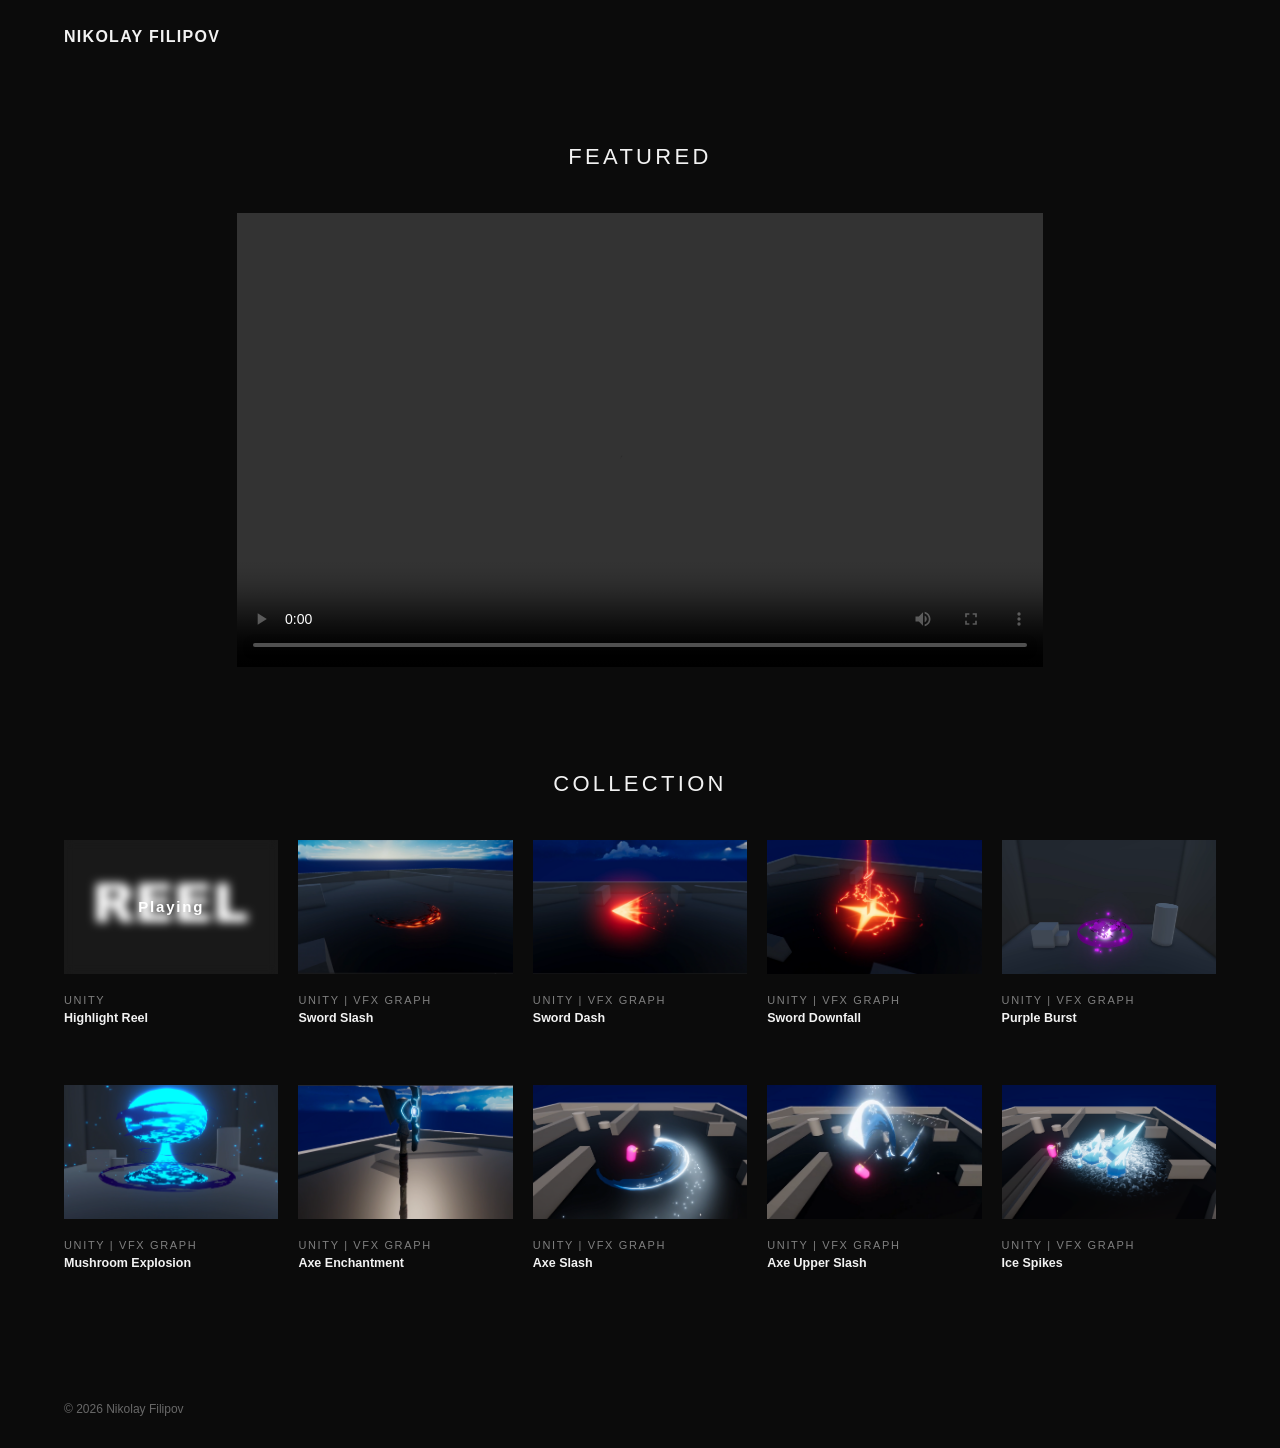
<file: vfx.html>
<!DOCTYPE html>
<html lang="en">

<head>
    <meta charset="UTF-8">
    <meta name="viewport" content="width=device-width, initial-scale=1.0">

    <title>Nikolay Filipov | VFX Showcase</title>

    <link rel="stylesheet" href="style.css">
    <link rel="stylesheet" href="vfx.css">
</head>

<body>

    <!-- NAVIGATION -->

    <header class="navbar">
        <a href="index.html" class="logo">
            <span class="logo-text">NIKOLAY FILIPOV</span>
            <span class="logo-arrow">←</span>
        </a>
    </header>


    <main class="vfx-page">

        <!-- FEATURED VIDEO PLAYER -->

        <section class="vfx-featured">

            <h2 class="vfx-section-heading">Featured</h2>

            <div class="vfx-featured-player">
                <video id="featuredVideo" controls playsinline></video>
            </div>

        </section>

        <section class="vfx-collection">

            <h2 class="vfx-section-heading">Collection</h2>

            <div class="vfx-grid">


                <button class="vfx-item" type="button">

                    <div class="vfx-preview">
                        <img src="Assets/vfx/reel.png" alt="Highlight Reel preview">

                        <video muted loop playsinline preload="none">
                            <source src="Assets/vfx/videos/HighlightReel.mp4" type="video/mp4">
                        </video>

                        <div class="vfx-overlay">
                            <span>Playing</span>
                        </div>
                    </div>

                    <div class="vfx-info">
                        <p>UNITY</p>
                        <h3>Highlight Reel</h3>
                    </div>

                </button>



                <!-- VFX 01 -->

                <button class="vfx-item" type="button">

                    <div class="vfx-preview">

                        <img src="Assets/vfx/sword-slash.png" alt="VFX 01 preview">

                        <video muted loop playsinline preload="none">
                            <source src="Assets/vfx/videos/SwordSlashFull.mp4" type="video/mp4">
                        </video>

                        <div class="vfx-overlay">
                            <span>Playing</span>
                        </div>

                    </div>

                    <div class="vfx-info">
                        <p>UNITY | VFX GRAPH</p>
                        <h3>Sword Slash</h3>
                    </div>

                </button>


                <!-- VFX 02 -->

                <button class="vfx-item" type="button">

                    <div class="vfx-preview">

                        <img src="Assets/vfx/sword-dash.png" alt="VFX 01 preview">

                        <video muted loop playsinline preload="none">
                            <source src="Assets/vfx/videos/Dash.mp4" type="video/mp4">
                        </video>

                        <div class="vfx-overlay">
                            <span>Playing</span>
                        </div>

                    </div>

                    <div class="vfx-info">
                        <p>UNITY | VFX GRAPH</p>
                        <h3>Sword Dash</h3>
                    </div>

                </button>


                <!-- VFX 03 -->

                <button class="vfx-item" type="button">

                    <div class="vfx-preview">

                        <img src="Assets/vfx/sword-downfall.png" alt="VFX 01 preview">

                        <video muted loop playsinline preload="none">
                            <source src="Assets/vfx/videos/Downfall.mp4" type="video/mp4">
                        </video>

                        <div class="vfx-overlay">
                            <span>Playing</span>
                        </div>

                    </div>

                    <div class="vfx-info">
                        <p>UNITY | VFX GRAPH</p>
                        <h3>Sword Downfall</h3>
                    </div>

                </button>


                <!-- VFX 04 -->

                <button class="vfx-item" type="button">

                    <div class="vfx-preview">

                        <img src="Assets/vfx/purple-burst.png" alt="VFX 01 preview">

                        <video muted loop playsinline preload="none">
                            <source src="Assets/vfx/videos/PurpleBurst.mp4" type="video/mp4">
                        </video>

                        <div class="vfx-overlay">
                            <span>Playing</span>
                        </div>

                    </div>

                    <div class="vfx-info">
                        <p>UNITY | VFX GRAPH</p>
                        <h3>Purple Burst</h3>
                    </div>

                </button>


                <!-- VFX 05 -->

                <button class="vfx-item" type="button">

                    <div class="vfx-preview">

                        <img src="Assets/vfx/mushroom-explosion.png" alt="VFX 01 preview">

                        <video muted loop playsinline preload="none">
                            <source src="Assets/vfx/videos/MushroomExplosion.mp4" type="video/mp4">
                        </video>

                        <div class="vfx-overlay">
                            <span>Playing</span>
                        </div>

                    </div>

                    <div class="vfx-info">
                        <p>UNITY | VFX GRAPH</p>
                        <h3>Mushroom Explosion</h3>
                    </div>

                </button>


                <!-- VFX 06 -->

                <button class="vfx-item" type="button">

                    <div class="vfx-preview">

                        <img src="Assets/vfx/axe-enchantment.png" alt="VFX 01 preview">

                        <video muted loop playsinline preload="none">
                            <source src="Assets/vfx/videos/AxeEnchantment.mp4" type="video/mp4">
                        </video>

                        <div class="vfx-overlay">
                            <span>Playing</span>
                        </div>

                    </div>

                    <div class="vfx-info">
                        <p>UNITY | VFX GRAPH</p>
                        <h3>Axe Enchantment</h3>
                    </div>

                </button>


                <!-- VFX 07 -->

                <button class="vfx-item" type="button">

                    <div class="vfx-preview">

                        <img src="Assets/vfx/axe-horizontal-slash.png" alt="VFX 01 preview">

                        <video muted loop playsinline preload="none">
                            <source src="Assets/vfx/videos/AxeHorizontalSlash.mp4" type="video/mp4">
                        </video>

                        <div class="vfx-overlay">
                            <span>Playing</span>
                        </div>

                    </div>

                    <div class="vfx-info">
                        <p>UNITY | VFX GRAPH</p>
                        <h3>Axe Slash</h3>
                    </div>

                </button>


                <!-- VFX 08 -->

                <button class="vfx-item" type="button">

                    <div class="vfx-preview">

                        <img src="Assets/vfx/axe-upwards-slash.png" alt="VFX 01 preview">

                        <video muted loop playsinline preload="none">
                            <source src="Assets/vfx/videos/AxeUpwardsSlash.mp4" type="video/mp4">
                        </video>

                        <div class="vfx-overlay">
                            <span>Playing</span>
                        </div>

                    </div>

                    <div class="vfx-info">
                        <p>UNITY | VFX GRAPH</p>
                        <h3>Axe Upper Slash</h3>
                    </div>

                </button>


                <!-- VFX 09 -->

                <button class="vfx-item" type="button">

                    <div class="vfx-preview">

                        <img src="Assets/vfx/axe-icespikes.png" alt="VFX 01 preview">

                        <video muted loop playsinline preload="none">
                            <source src="Assets/vfx/videos/AxeIceSpikes.mp4" type="video/mp4">
                        </video>

                        <div class="vfx-overlay">
                            <span>Playing</span>
                        </div>

                    </div>

                    <div class="vfx-info">
                        <p>UNITY | VFX GRAPH</p>
                        <h3>Ice Spikes</h3>
                    </div>

                </button>

        </section>

    </main>


    <footer>
        <p>© 2026 Nikolay Filipov</p>
    </footer>


    <script src="script.js"></script>

</body>
</html>
</file>
<file: style.css>
* {
    margin: 0;
    padding: 0;
    box-sizing: border-box;
}

html {
    scroll-behavior: smooth;
}

body {
    background: #0b0b0b;
    color: #f2f2f2;
    font-family: Arial, Helvetica, sans-serif;
    line-height: 1.5;
}

a {
    color: inherit;
    text-decoration: none;
}


/* -------------------------
   NAVIGATION
------------------------- */

.navbar {
    position: fixed;

    top: 0;
    left: 0;

    width: 100%;

    display: flex;
    justify-content: space-between;
    align-items: center;

    padding: 25px 5%;

    z-index: 100;
}

.logo {
    font-weight: 700;
    letter-spacing: 0.08em;
}

nav {
    display: flex;
    gap: 30px;
}

nav a {
    font-size: 14px;
    opacity: 0.7;

    transition: opacity 0.2s ease;
}

nav a:hover {
    opacity: 1;
}

.logo {
    position: relative;
    display: inline-block;
}

.logo-text,
.logo-arrow {
    display: inline-block;
    transition: opacity 0.25s ease, transform 0.25s ease;
}

.logo-arrow {
    position: absolute;
    left: 0;
    top: 50%;
    opacity: 0;
    transform: translateY(-50%) translateX(-8px);
    font-size: 28px;
}

/* Scrolled state */
.logo.scrolled .logo-text {
    opacity: 0;
    transform: translateX(8px);
}

.logo.scrolled .logo-arrow {
    opacity: 1;
    transform: translateY(-50%) translateX(0);
}

/* -------------------------
   HERO
------------------------- */

.hero {
    min-height: 100vh;

    display: flex;
    align-items: center;

        padding: 150px 5%;
}

.hero-content {
    width: 100%;
    max-width: none;

    border-bottom: 1px solid #292929;

    padding-bottom: 100px;
}

.hero-main {
    display: flex;
    align-items: center;
    justify-content: space-between;

    gap: 80px;
}

.hero-text {
    flex: 1;
}

.hero-photo {
    width: 500px;
    height: 550px;

    flex-shrink: 0;

    overflow: hidden;
}

.hero-photo img {
    width: 100%;
    height: 100%;

    object-fit: cover;
}

.eyebrow {
    font-size: 12px;
    letter-spacing: 0.15em;
    opacity: 0.5;

    margin-bottom: 25px;
}

h1 {
    font-size: clamp(50px, 8vw, 120px);

    line-height: 0.95;

    letter-spacing: -0.04em;

    margin-bottom: 40px;
}

h1 span,
.about h2 span {
    opacity: 0.45;
}

.hero-description {
    max-width: 500px;

    font-size: 18px;

    opacity: 0.65;

    margin-bottom: 40px;
}

.button {
    display: inline-block;

    padding: 15px 25px;

    border: 1px solid #555;

    transition:
        background 0.2s ease,
        color 0.2s ease;
}

.button:hover {
    background: #fff;
    color: #000;
}


/* -------------------------
   WORK
------------------------- */

.work {
    position: relative;
    padding: 150px 5%;
}

    .work::after {
        content: "";
        position: absolute;
        bottom: 0;
        left: 5%;
        width: 90%;
        border-bottom: 1px solid #292929;
    }

.section-heading {
    margin-bottom: 70px;
}

h2 {
    font-size: clamp(50px, 8vw, 110px);

    line-height: 0.9;

    letter-spacing: -0.04em;
}

.project-grid {
    display: grid;

    grid-template-columns: repeat(2, 1fr);

    gap: 60px 30px;
}

.project-card {
    display: block;
}

.project-image {
    aspect-ratio: 16 / 10;
    background: #191919;
    overflow: hidden;
    transition: transform 0.4s ease;
}

    .project-image img {
        width: 100%;
        height: 100%;
        object-fit: cover;
        display: block;
    }

.project-card:hover .project-image {
    transform: scale(0.98);
}

.project-card:hover .project-image {
    transform: scale(0.98);
}

.project-info {
    padding-top: 20px;
}

.project-info p {
    font-size: 11px;

    letter-spacing: 0.15em;

    opacity: 0.5;

    margin-bottom: 5px;
}

.project-info h3 {
    font-size: 25px;
}

/* -------------------------
   VFX PROJECT CARD
------------------------- */

.vfx-card .project-image {
    position: relative;
    overflow: hidden;
}

    .vfx-card .project-image img {
        width: 100%;
        height: 100%;
        object-fit: cover;
        filter: blur(4px) brightness(0.65);
        transform: scale(1.05);
        transition: filter 0.4s ease, transform 0.4s ease;
    }

/* VFX TITLE OVERLAY */

.vfx-overlay {
    position: absolute;
    inset: 0;
    display: flex;
    justify-content: center;
    align-items: center;
    z-index: 2;
}

    .vfx-overlay span {
        font-size: clamp(24px, 4vw, 50px);
        font-weight: 800;
        letter-spacing: 0.12em;
        color: white;
        text-align: center;
    }

/* HOVER EFFECT */

.vfx-card:hover .project-image img {
    filter: blur(0px) brightness(0.85);
    transform: scale(1);
}


/* -------------------------
   ABOUT
------------------------- */

.about {
    padding: 200px 10%;

    max-width: 1200px;
}

.about h2 {
    margin-bottom: 50px;
}

.about > p:last-child {
    max-width: 600px;

    font-size: 20px;

    opacity: 0.65;
}

/* -------------------------
   EXPERIENCE
------------------------- */

.experience {
    padding: 150px 5%;
}

.experience-intro {
    max-width: 650px;

    font-size: 20px;

    line-height: 1.5;

    opacity: 0.6;

    margin-top: 40px;
}


/* -------------------------
   EXPERIENCE CONTENT
------------------------- */

.experience-content {
    display: grid;

    grid-template-columns: 1.3fr 1fr;

    gap: 80px;


    align-items: start;

    margin-bottom: 100px;
        border-bottom: 1px solid #292929;
}


/* -------------------------
   EXPERIENCE ITEMS
------------------------- */

.experience-item {
    position: relative;

    padding-bottom: 70px;

    margin-bottom: 70px;

    border-bottom: 1px solid #292929;
}

.experience-role {
    font-size: 12px;

    letter-spacing: 0.15em;

    opacity: 0.5;

    margin-bottom: 10px;
}

.experience-item h3 {
    font-size: 35px;

    line-height: 1;

    letter-spacing: -0.02em;

    margin-bottom: 10px;
}
.experience-item.no-separator {
    border-bottom: none;
}

.experience-date {
    font-size: 13px;

    opacity: 0.5;

    margin-bottom: 30px;
}

.experience-description {
    max-width: 700px;

    font-size: 17px;

    line-height: 1.7;

    opacity: 0.65;

    margin-bottom: 20px;
}


/* -------------------------
   HANZE UNIVERSITY
------------------------- */

.university-role {
    display: flex;

    align-items: center;

    gap: 10px;
}

.university-role img {
    width: 24px;

    height: 24px;

    object-fit: contain;

    display: block;
}


/* -------------------------
   EXPERIENCE IMAGE
------------------------- */

.experience-image {
    position: sticky;

    top: 100px;

    width: 100%;

    display: flex;

    justify-content: center;

    align-items: flex-start;
}

.experience-image img {
    width: 144%;

    max-width: none;

    height: auto;

    display: block;
}


/* -------------------------
   WHAT I BRING
------------------------- */

.experience-values {
    margin-top: 100px;
    padding-top: 100px;
    padding-bottom: 100px;
    border-bottom: 1px solid #292929;
    display: grid;
    grid-template-columns: 1.3fr 1fr;
    gap: 100px;
    align-items: start;
    border-bottom: 1px solid #292929;
}


/* -------------------------
   VALUES TEXT
------------------------- */

.values-content {
    max-width: 750px;
}

.values-content h3 {
    max-width: 700px;

    font-size: clamp(24px, 3vw, 42px);

    line-height: 1.1;

    letter-spacing: -0.02em;

    margin-bottom: 50px;
}

.values-content > p:last-child {
    max-width: 700px;

    font-size: 18px;

    line-height: 1.8;

    opacity: 0.65;
}


/* -------------------------
   VALUES IMAGE
------------------------- */

.values-image {
    width: 100%;
    display: flex;
    justify-content: center;
    align-items: flex-start;
}

.values-image img {
    width: 100%;
    height: auto;
    display: block;
}


/* -------------------------
   VALUES MOBILE
------------------------- */

@media (max-width: 700px) {

    .experience-values {
        grid-template-columns: 1fr;

        gap: 60px;

        margin-top: 60px;

        padding-top: 60px;
    }

    .values-content h3 {
        font-size: 32px;

        margin-bottom: 40px;
    }

    .values-image {
        width: 100%;
    }

    .values-image img {
        width: 100%;

        height: auto;
    }

}

/* -------------------------
   VALUES MOBILE
------------------------- */

@media (max-width: 700px) {

    .experience-values {
        grid-template-columns: 1fr;

        gap: 60px;

        margin-top: 60px;

        padding-top: 60px;
    }

    .values-content h3 {
        font-size: 32px;

        margin-bottom: 40px;
    }

    .values-images {
        gap: 20px;
    }

}

/* -------------------------
   EXPERIENCE MOBILE
------------------------- */

@media (max-width: 700px) {

    .experience {
        padding: 100px 20px;
    }

    .experience-content {
        grid-template-columns: 1fr;

        gap: 60px;

        margin-top: 70px;
    }

    .experience-image {
        position: static;

        width: 100%;

        order: -1;
    }

    .experience-image img {
        width: 120%;

        max-width: 500px;
    }

    .university-role {
        align-items: center;

        gap: 8px;
    }

    .university-role img {
        width: 20px;

        height: 20px;
    }

    .experience-values {
        margin-top: 60px;

        padding-top: 60px;
    }

}



/* -------------------------
   CONTACT
------------------------- */

.contact {
    padding: 200px 10%;

    text-align: center;
}

.contact h2 {
    margin-bottom: 50px;
}

.contact a {
    font-size: 20px;

    border-bottom: 1px solid #555;

    padding-bottom: 5px;
}


/* -------------------------
   FOOTER
------------------------- */

footer {
    padding: 30px 5%;

    opacity: 0.4;

    font-size: 12px;
}


/* -------------------------
   MOBILE
------------------------- */

@media (max-width: 700px) {

    .navbar {
        padding: 20px;
    }

    nav {
        gap: 15px;
    }

    .hero {
        padding: 120px 20px;
    }

    .work {
        padding: 150px 5%;
        border-bottom: 1px solid #292929;
    }

    .project-grid {
        grid-template-columns: 1fr;
    }

    .about,
    .contact {
        padding: 120px 20px;
    }

    .experience {
    padding: 100px 20px;
}

.experience-content {
    grid-template-columns: 1fr;

    gap: 60px;

    margin-top: 70px;
}

.experience-image {
    position: static;

    order: -1;
}

.experience-image img {
    max-width: 400px;
}

.experience-values {
    margin-top: 60px;

    padding-top: 60px;
}

    /* ------------------------------------------------------------------------------------------------------------------------------------------------------
  VFX PAGE  
------------------------------------------------------------------------------------------------------------------------------------------------------ */

}
</file>
<file: project-style.css>
/* =========================
   PROJECT PAGE
========================= */

.project-page {
    width: 100%;
    padding: 140px 5% 100px;
}

/* GAMEPLAY PLAYER */

.project-featured {
    width: 100%;
    display: flex;
    justify-content: center;
    margin-bottom: 60px;
}

.project-player {
    width: 70%;
    aspect-ratio: 16 / 9;
    background: #191919;
    overflow: hidden;
}

    .project-player video {
        width: 100%;
        height: 100%;
        display: block;
        object-fit: contain;
    }


/* PROJECT HEADING */

.project-heading {
    width: 100%;
    margin-bottom: 80px;
}

    .project-heading h1 {
        font-family: Arial, Helvetica, sans-serif;
        font-size: clamp(64px, 9vw, 180px);
        font-weight: 700;
        line-height: 0.9;
        letter-spacing: -0.06em;
        text-transform: uppercase;
    }

/* PROJECT SUBHEADING */

.project-subheading {
    width: 100%;
    display: flex;
    justify-content: center;
    margin-bottom: 40px;
}

    .project-subheading h2 {
        font-family: Arial, Helvetica, sans-serif;
        font-size: 22px;
        font-weight: normal;
        text-align: center;
        text-transform: uppercase;
        letter-spacing: 0.15em;
    }

/* MY ROLE SUBHEADINGS */
.project-role-subheading {
    font-family: Arial, Helvetica, sans-serif;
    font-size: 18px;
    font-weight: 700;
    line-height: 1.5;
    margin-bottom: 15px;
}




/* =========================
   PROJECT INFORMATION PANEL
========================= */

.project-description {
    width: calc(100% + 40px);
    margin-left: -20px;
    padding: 60px 40px;
    background: #191919;
}

.project-description-content {
    width: 100%;
    display: flex;
    flex-direction: column;
    gap: 70px;
}

/* TEXT SECTIONS */

.project-info-section h2 {
    font-family: Arial, Helvetica, sans-serif;
    font-size: 22px;
    font-weight: normal;
    text-align: center;
    text-transform: uppercase;
    letter-spacing: 0.15em;
    margin-bottom: 25px;
}

.project-info-section p,
.project-content-text p,
.project-content-centered p {
    font-size: 15px;
    line-height: 1.7;
    opacity: 0.7;
}

.project-role-subheading {
    font-family: Arial, Helvetica, sans-serif;
    font-size: 18px;
    font-weight: 700;
    line-height: 1.5;
    margin-top: 30px;
    margin-bottom: 10px;
}

/* IMAGE AND TEXT ROWS */

.project-content-row {
    display: flex;
    align-items: center;
    gap: 40px;
}

.project-content-image {
    width: 50%;
    flex-shrink: 0;
}

    .project-content-image img {
        display: block;
        width: 100%;
        height: auto;
    }

.project-content-text {
    flex: 1;
}

/* IMAGE LEFT */

.project-content-row.image-left {
    flex-direction: row;
}

/* IMAGE RIGHT */

.project-content-row.image-right {
    flex-direction: row-reverse;
}

/* CENTERED IMAGE */

.project-content-centered {
    display: flex;
    flex-direction: column;
    align-items: center;
    gap: 20px;
    text-align: center;
}

    .project-content-centered img {
        display: block;
        width: 70%;
        height: auto;
    }

/* MOBILE */

@media (max-width: 700px) {

    .project-description {
        width: calc(100% + 20px);
        margin-left: -10px;
        padding: 35px 20px;
    }

    .project-description-content {
        gap: 45px;
    }

    .project-content-row,
    .project-content-row.image-right {
        flex-direction: column;
        align-items: stretch;
        gap: 20px;
    }

    .project-content-image {
        width: 100%;
    }

    .project-content-centered img {
        width: 100%;
    }
}

/* IMAGES WITH DESCRIPTIONS */
.project-inline-image {
    width: 70%;
    margin: 35px auto;
    display: flex;
    flex-direction: column;
    align-items: center;
}

    .project-inline-image img {
        display: block;
        width: 100%;
        height: auto;
    }

    .project-inline-image figcaption {
        width: 100%;
        margin-top: 10px;
        font-size: 12px;
        font-style: italic;
        text-align: center;
        opacity: 0.6;
        line-height: 1.5;
    }

    .project-inline-image.image-left {
        width: 60%;
        margin-left: 0;
        margin-right: auto;
    }

    .project-inline-image.image-right {
        width: 60%;
        margin-left: auto;
        margin-right: 0;
    }

    .project-inline-image.image-full {
        width: 100%;
    }

/* IMAGE GROUP */
.project-image-group {
    width: 85%;
    margin: 35px auto;
    display: flex;
    flex-direction: column;
    align-items: center;
}

.project-image-group-items {
    width: 100%;
    display: flex;
    justify-content: center;
    align-items: center;
    gap: 20px;
}

    .project-image-group-items img {
        width: 50%;
        height: auto;
        object-fit: contain;
        display: block;
    }

/* SHARED IMAGE CAPTION */
.project-image-caption {
    width: 100%;
    margin-top: 10px;
    font-size: 12px;
    font-style: italic;
    text-align: center;
    opacity: 0.6;
    line-height: 1.5;
}

/* MOBILE */
@media (max-width: 700px) {
    .project-image-group {
        width: 100%;
    }

    .project-image-group-items {
        flex-direction: column;
    }

        .project-image-group-items img {
            width: 100%;
        }
}

/* MOBILE */

@media (max-width: 700px) {
    .project-description {
        width: calc(100% + 20px);
        margin-left: -10px;
        padding: 35px 20px;
    }
}


/* MOBILE */

@media (max-width: 700px) {

    .project-page {
        padding: 110px 20px 80px;
    }

    .project-player {
        width: 100%;
    }

    .project-heading {
        width: 100%;
    }
}
</file>
<file: vfx.css>
/* =========================
   VFX PAGE
========================= */

.vfx-page {
    width: 100%;
    padding: 140px 5% 100px;
}

    /* FEATURED VIDEO */

    .vfx-page .vfx-featured {
        width: 100%;
        display: flex;
        justify-content: center;
        margin-bottom: 100px;
    }

    .vfx-page .vfx-featured-player {
        width: 70%;
        height: calc(90vw * 0.7 * 9 / 16);
        max-width: 100%;
        background: #191919;
        overflow: hidden;
        transition: width 0.3s ease;
    }

        /* FEATURED VIDEO ELEMENT */

        .vfx-page .vfx-featured-player video {
            width: 100%;
            height: 100%;
            display: block;
            object-fit: contain;
        }

    /* GRID */

    .vfx-page .vfx-grid {
        display: grid;
        width: 100%;
        grid-template-columns: repeat(5, minmax(0, 1fr));
        column-gap: 20px;
        row-gap: 60px;
    }

    /* GRID ITEMS */

    .vfx-page .vfx-item {
        display: block;
        width: 100%;
        min-width: 0;
        padding: 0;
        border: none;
        border-radius: 0;
        background: transparent;
        color: #f2f2f2;
        text-align: left;
        font-family: inherit;
        font-size: inherit;
        cursor: pointer;
        appearance: none;
        -webkit-appearance: none;
    }

    /* PREVIEW */

    .vfx-page .vfx-preview {
        position: relative;
        display: block;
        width: 100%;
        aspect-ratio: 16 / 10;
        overflow: hidden;
        background: #191919;
    }

    /* PROJECT INFORMATION */

    .vfx-page .vfx-info {
        padding-top: 20px;
    }

        .vfx-page .vfx-info p {
            font-size: 11px;
            letter-spacing: 0.15em;
            opacity: 0.5;
            margin-bottom: 5px;
        }

        .vfx-page .vfx-info h3 {
            font-size: 12.5px;
        }

/* MOBILE */

@media (max-width: 700px) {

    .vfx-page {
        padding: 110px 20px 80px;
    }

        .vfx-page .vfx-featured {
            margin-bottom: 60px;
        }

        .vfx-page .vfx-featured-player {
            width: 100%;
            height: calc((100vw - 40px) * 9 / 16);
        }

        .vfx-page .vfx-grid {
            grid-template-columns: 1fr;
            row-gap: 50px;
        }
}

/* =========================
   VFX VIDEO PREVIEWS
========================= */

.vfx-page .vfx-preview img,
.vfx-page .vfx-preview video {
    position: absolute;
    inset: 0;
    width: 100%;
    height: 100%;
    display: block;
    object-fit: cover;
}

.vfx-page .vfx-preview img {
    transition: filter 0.3s ease, opacity 0.3s ease;
}

.vfx-page .vfx-preview video {
    opacity: 0;
    transition: opacity 0.3s ease;
}

/* PLAY VIDEO ON HOVER */

.vfx-page .vfx-item:not(.is-playing):hover .vfx-preview video {
    opacity: 1;
}

.vfx-page .vfx-item:not(.is-playing):hover .vfx-preview img {
    opacity: 0;
}

/* PLAYING STATE */

.vfx-page .vfx-item.is-playing .vfx-preview img {
    filter: blur(5px);
}

/* OVERLAY */

.vfx-page .vfx-overlay {
    position: absolute;
    inset: 0;
    display: flex;
    justify-content: center;
    align-items: center;
    opacity: 0;
    transition: opacity 0.3s ease;
    pointer-events: none;
    z-index: 2;
}

    .vfx-page .vfx-overlay span {
        font-size: 15px;
        color: #ffffff;
        text-transform: none;
    }

/* SHOW PLAYING TEXT */

.vfx-page .vfx-item.is-playing .vfx-overlay {
    opacity: 1;
}

/* =========================
   HIGHLIGHT REEL CARD
========================= */

.vfx-page .vfx-reel-preview {
    background: #191919;
}

    .vfx-page .vfx-reel-preview .vfx-overlay {
        opacity: 1;
    }

.vfx-page .vfx-item.is-playing .vfx-reel-preview .vfx-overlay span {
    /* Selected label */
}
/* FEATURED HEADING */

.vfx-featured-heading {
    width: 100%;
    font-family: Arial, Helvetica, sans-serif;
    font-size: 22px;
    font-weight: normal;
    text-align: center;
    text-transform: uppercase;
    letter-spacing: 0.15em;
    margin-bottom: 40px;
}

/* =========================
   VFX SECTION HEADINGS
========================= */

.vfx-featured,
.vfx-collection {
    width: 100%;
    display: flex;
    flex-direction: column;
    align-items: center;
}

h2.vfx-section-heading {
    width: 100%;
    font-family: Arial, Helvetica, sans-serif;
    font-size: 22px;
    font-weight: normal;
    line-height: 1.5;
    text-align: center;
    text-transform: uppercase;
    letter-spacing: 0.15em;
    margin: 0 0 40px 0;
}

/* Featured player */

.vfx-featured-player {
    width: 70%;
    margin: 0 auto;
}

/* Collection grid */

.vfx-collection .vfx-grid {
    width: 100%;
}
</file>
